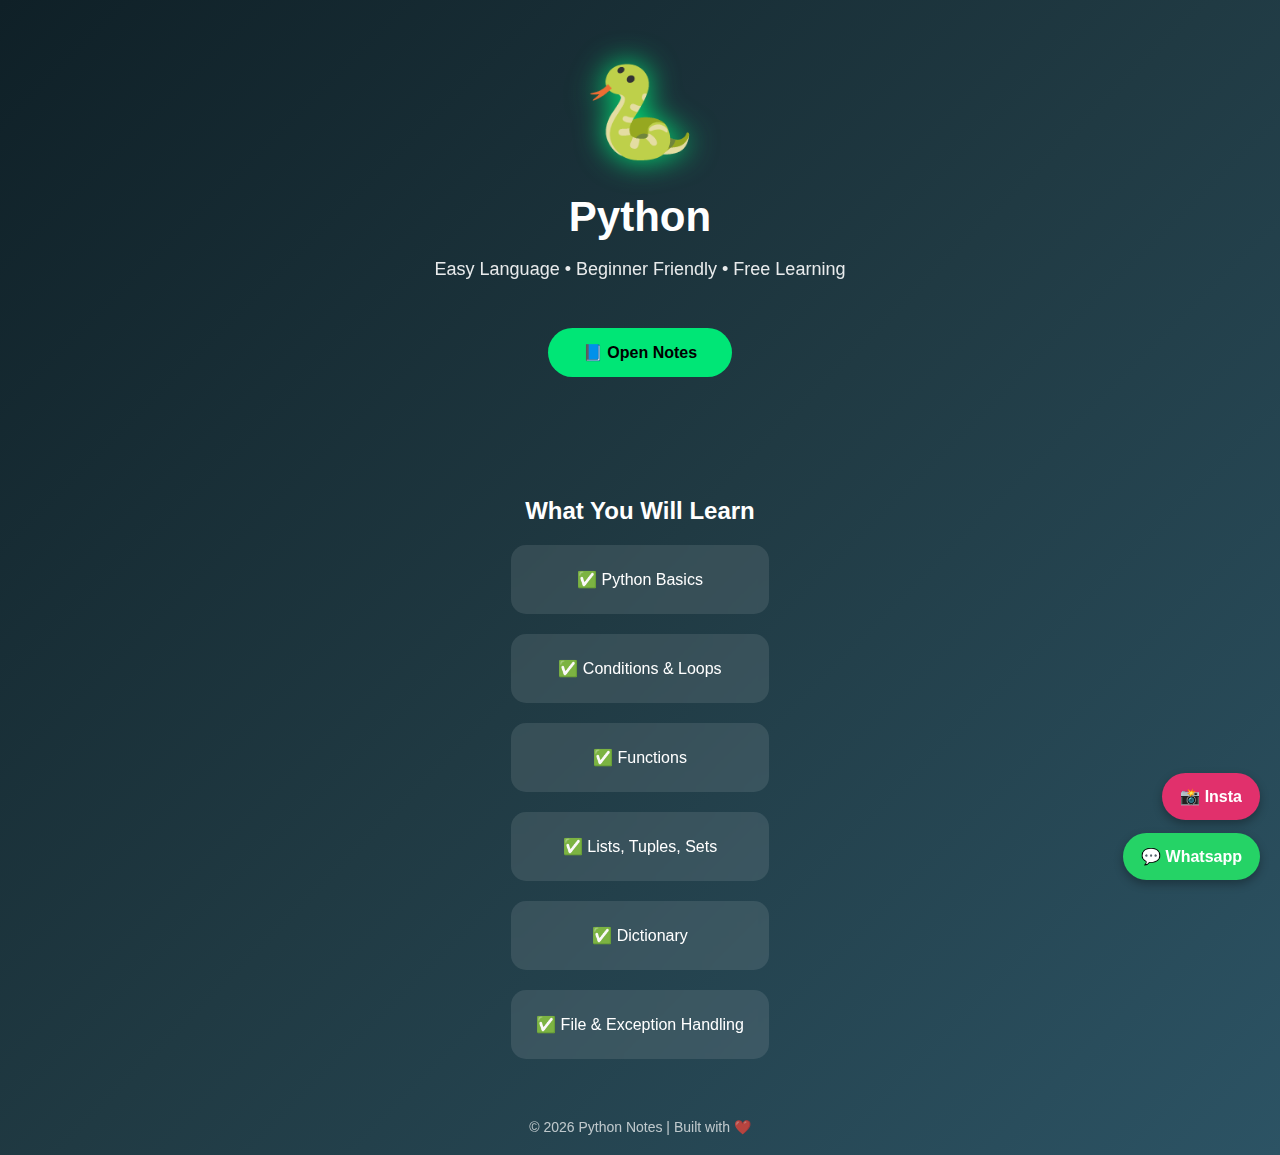
<file: index.html>
<!DOCTYPE html>
<html lang="en">
<head>
<title>Python Notes in Easy Language | Learn Python Step by Step</title>

<meta charset="UTF-8">
<meta name="description" content="Easy Python notes in simple language by Gaurav Jamdagni. Learn Python step by step with clear examples covering basics, loops, functions, recursion, sets, dictionary and more – perfect for beginners.">
<meta name="keywords" content="python notes, python notes easy language, python tutorial beginner">
<meta name="author" content="Gaurav Jamdagni">
<!-- Open Graph / Facebook -->
<meta property="og:title" content="Python Notes in Easy Language | Learn Python Step by Step">
<meta property="og:description" content="Free beginner-friendly Python notes by Gaurav Jamdagni. Learn Python basics, loops, functions, recursion, sets, dictionary and more.">
<meta property="og:image" content="https://jamdagnigaurav81-bit.github.io/python-notes/python.png">
<meta property="og:url" content="https://jamdagnigaurav81-bit.github.io/python-notes/">
<meta property="og:type" content="website">

<!-- Twitter -->
<meta name="twitter:card" content="summary_large_image">
<meta name="twitter:title" content="Python Notes in Easy Language">
<meta name="twitter:description" content="Beginner friendly Python notes – free and easy to understand.">
<meta name="twitter:image" content="https://jamdagnigaurav81-bit.github.io/python-notes/python.png">
  <meta name="viewport" content="width=device-width, initial-scale=1.0">
<style>
.container{
  width: 90%;
  max-width: 1100px;
  margin: auto;
  padding: 20px;
}

.note{
  background: rgba(255,255,255,0.08);
  border-radius: 12px;
  padding: 20px;
  margin: 20px 0;
  text-align: left;
  box-shadow: 0 10px 30px rgba(0,0,0,0.3);
}

.note h2{
  margin-top: 0;
  color: #00ffd5;
}

.code{
  background: #0b0f14;
  padding: 15px;
  border-radius: 8px;
  font-family: Consolas, monospace;
  overflow-x: auto;
  margin-top: 10px;
}
body {
  margin: 0;
  font-family: 'Segoe UI', Arial, sans-serif;
  background: #0f172a;
  color: #e5e7eb;
}

.notes-container {
  max-width: 900px;
  margin: auto;
  padding: 30px 15px;
}

.note {
  background: #020617;
  border: 1px solid #1e293b;
  border-radius: 12px;
  padding: 20px;
  margin-bottom: 25px;
  transition: transform 0.3s ease, box-shadow 0.3s ease;
}

.note:hover {
  transform: translateY(-6px);
  box-shadow: 0 12px 30px rgba(0, 255, 255, 0.15);
}

.code {
  background: #020617;
  border-left: 4px solid #22d3ee;
  padding: 15px;
  margin-top: 15px;
  border-radius: 8px;
  font-family: "Courier New", monospace;
  white-space: pre-wrap;
  color: #e5e7eb;
}
</style> 
<style>
body{
margin:0;
padding:0;
background:linear-gradient(135deg,#0f2027,#203a43,#2c5364);
color:#fff;
font-family:Arial,sans-serif;
text-align:center;
min-height:100vh;
display:flex;
flex-direction:column;
}

header{
padding:60px 20px;
animation:fadeIn 1.5s ease;
}

header h1{
font-size:42px;
margin-bottom:10px;
}

header p{
font-size:18px;
opacity:.9;
}

.btn{
display:inline-block;
margin-top:30px;
padding:15px 35px;
background:#00e676;
color:black;
text-decoration:none;
font-weight:bold;
border-radius:30px;
transition:.3s;
}

.btn:hover{
background:#00c853;
transform:scale(1.05);
}

section{
max-width:1000px;
margin:auto;
padding:40px 20px;
}

.cards{
display:grid;
grid-template-columns:repeat(auto-fit,minmax(250px,1fr));
gap:20px;
}

.card{
background:rgba(255,255,255,.1);
padding:25px;
border-radius:15px;
backdrop-filter:blur(5px);
transition:.3s;
}

.card:hover{
transform:translateY(-8px);
background:rgba(255,255,255,.18);
}

footer{
text-align:center;
padding:20px;
opacity:.7;
font-size:14px;
}

@keyframes fadeIn{
from{opacity:0;transform:translateY(20px);}
to{opacity:1;transform:translateY(0);}
}

.python-logo{
font-size:90px;
margin-bottom:20px;
animation:spinPulse 3s infinite ease-in-out;
filter:drop-shadow(0 0 15px #00e676);
}

@keyframes spinPulse{
0%{transform:rotate(0deg) scale(1);}
50%{transform:rotate(180deg) scale(1.15);}
100%{transform:rotate(360deg) scale(1);}
}
</style>
</head>

<body>

<header>
<div class="python-logo">🐍</div>
<h1><span id="typing"></span></h1>
<p>Easy Language • Beginner Friendly • Free Learning</p>
<a href="notes.html" class="btn">📘 Open Notes</a>
</header>

<section>
<h2>What You Will Learn</h2>

<div class="cards">
<div class="card">✅ Python Basics</div>
<div class="card">✅ Conditions & Loops</div>
<div class="card">✅ Functions</div>
<div class="card">✅ Lists, Tuples, Sets</div>
<div class="card">✅ Dictionary</div>
<div class="card">✅ File & Exception Handling</div>
</div>
</section>

<footer>
© 2026 Python Notes | Built with ❤️
</footer>

<a href="https://wa.me/918950253788" target="_blank"
style="
position:fixed;
bottom:20px;
right:20px;
background:#25D366;
color:white;
padding:14px 18px;
border-radius:50px;
text-decoration:none;
font-weight:bold;
box-shadow:0 4px 10px rgba(0,0,0,.3);
z-index:999;">
💬 Whatsapp
</a>

<a href="https://instagram.com/gaurav_jamdagni__"
target="_blank"
style="
position:fixed;
bottom:80px;
right:20px;
background:#e1306c;
color:white;
padding:14px 18px;
border-radius:50px;
text-decoration:none;
font-weight:bold;
box-shadow:0 4px 10px rgba(0,0,0,.3);
z-index:999;">
📸 Insta
</a>

<script>
const text="Python by Gaurav Jamdagni";
let index=0;
const speed=120;

function typeEffect(){
if(index<text.length){
document.getElementById("typing").innerHTML+=text.charAt(index);
index++;
setTimeout(typeEffect,speed);
}
}

window.onload=typeEffect;
</script>
<script>
const btn = document.querySelector('.btn');

btn.addEventListener('click', function (event) {
  event.preventDefault(); // link ko roke rakhega

  const msg = new SpeechSynthesisUtterance(
    "Welcome to our notes. Are you ready to become a Python expert"
  );
  msg.lang = "en-IN";
  msg.rate = 0.95;

  speechSynthesis.speak(msg);

  // voice ke thoda baad page open
  setTimeout(() => {
    window.location.href = "notes.html";
  }, 1200);
});
</script> 
</body>
</html>
</file>
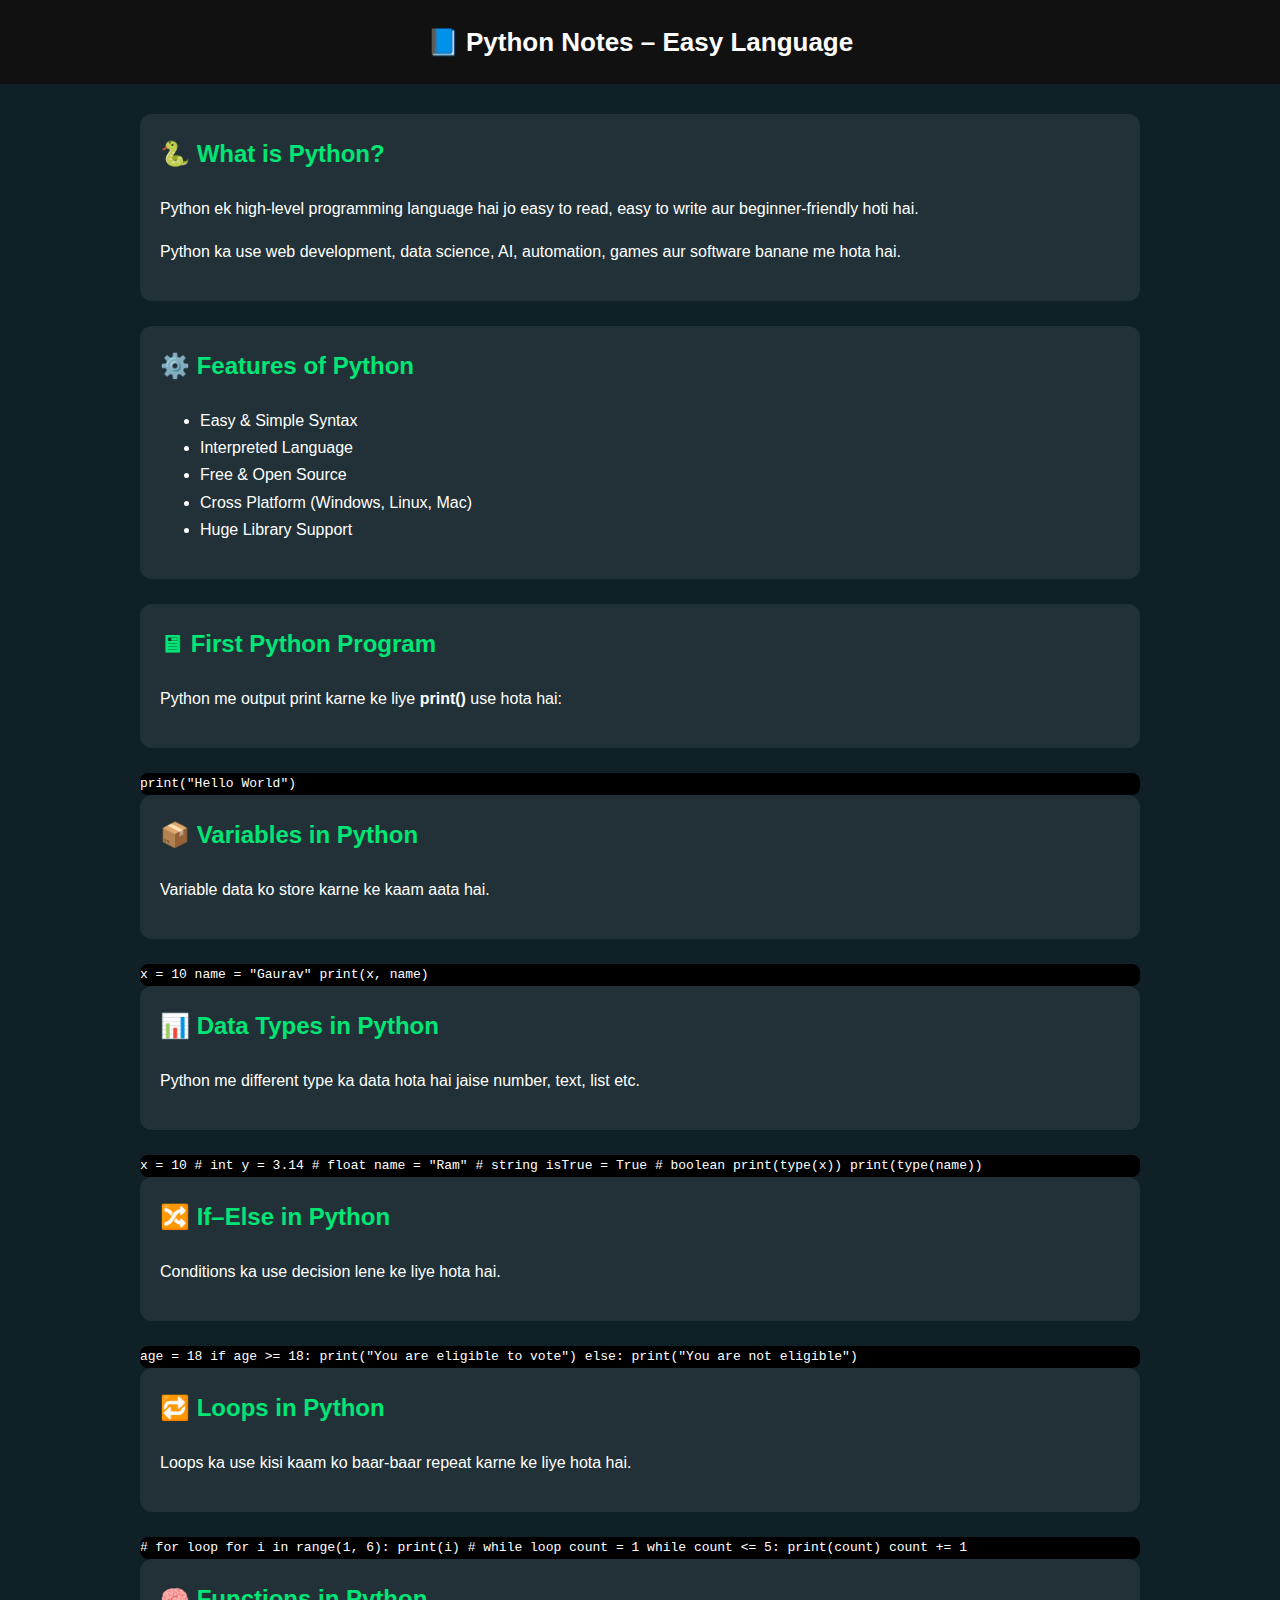
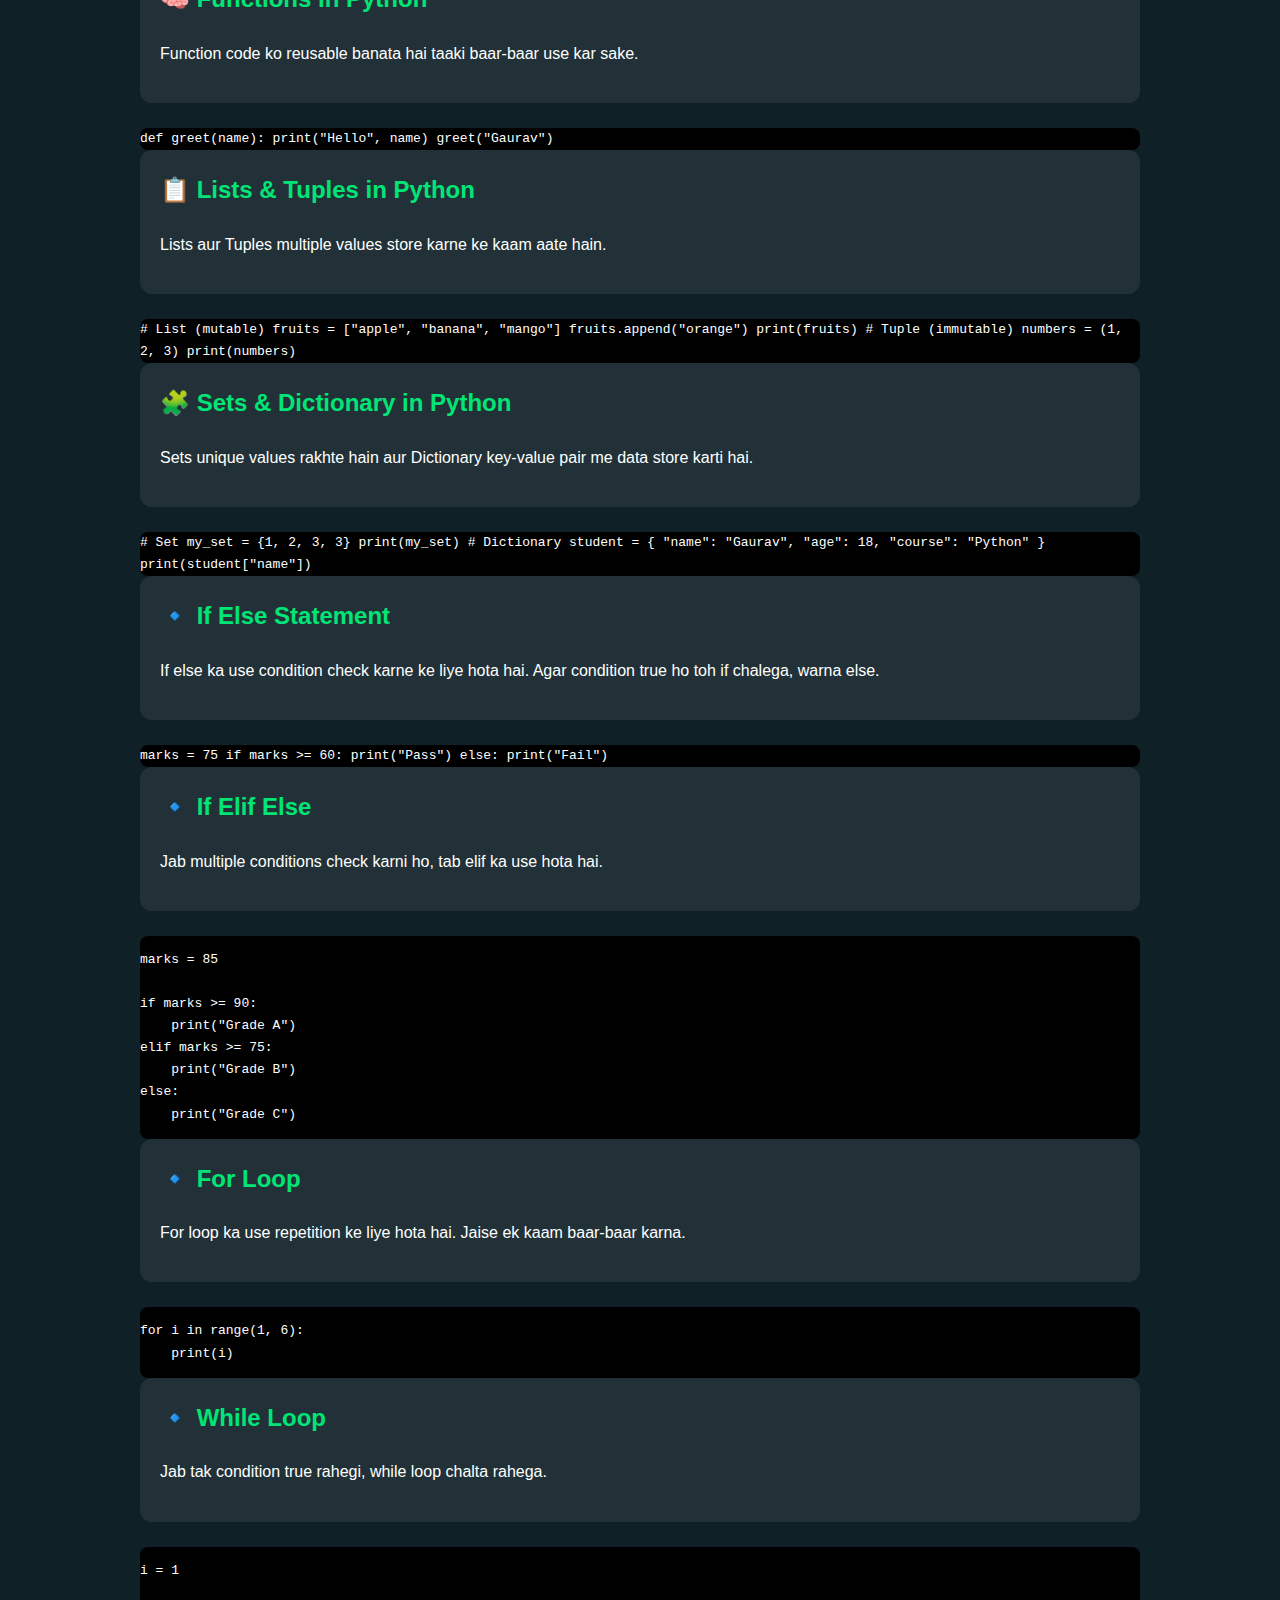
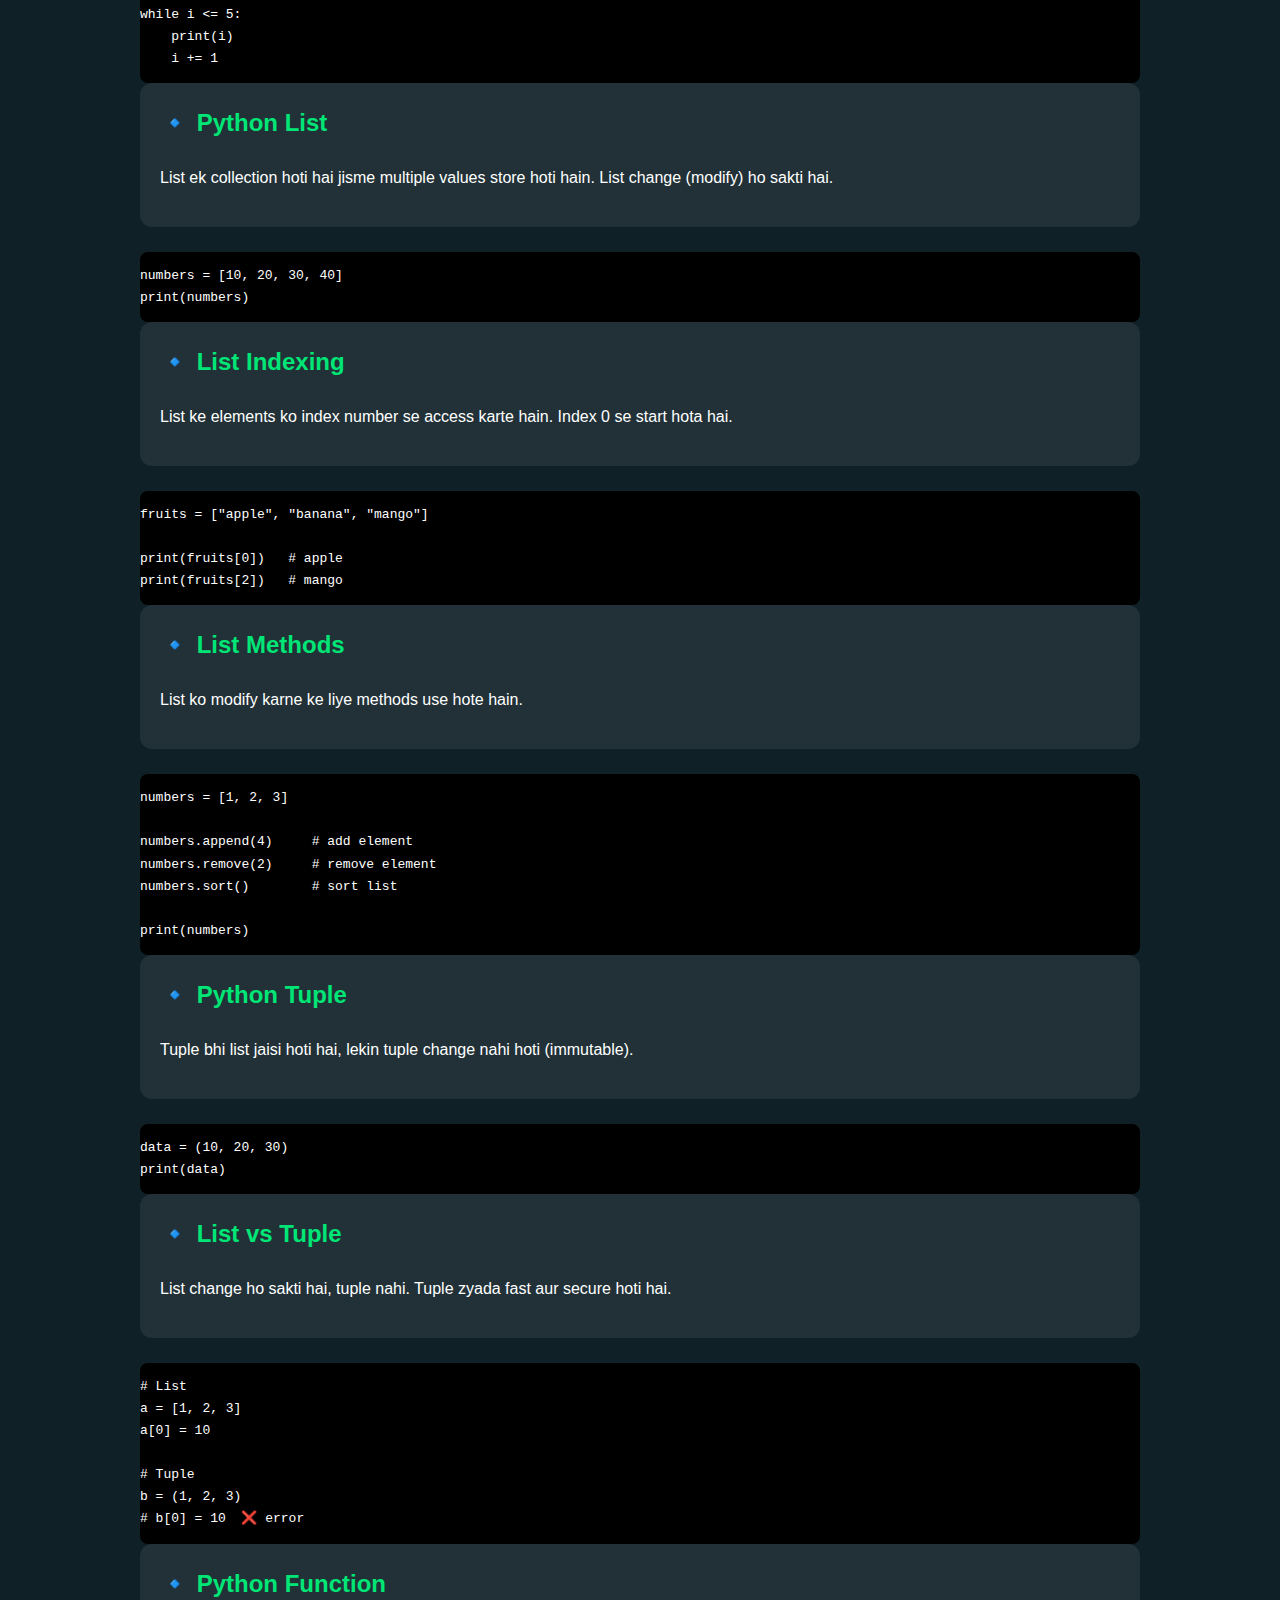
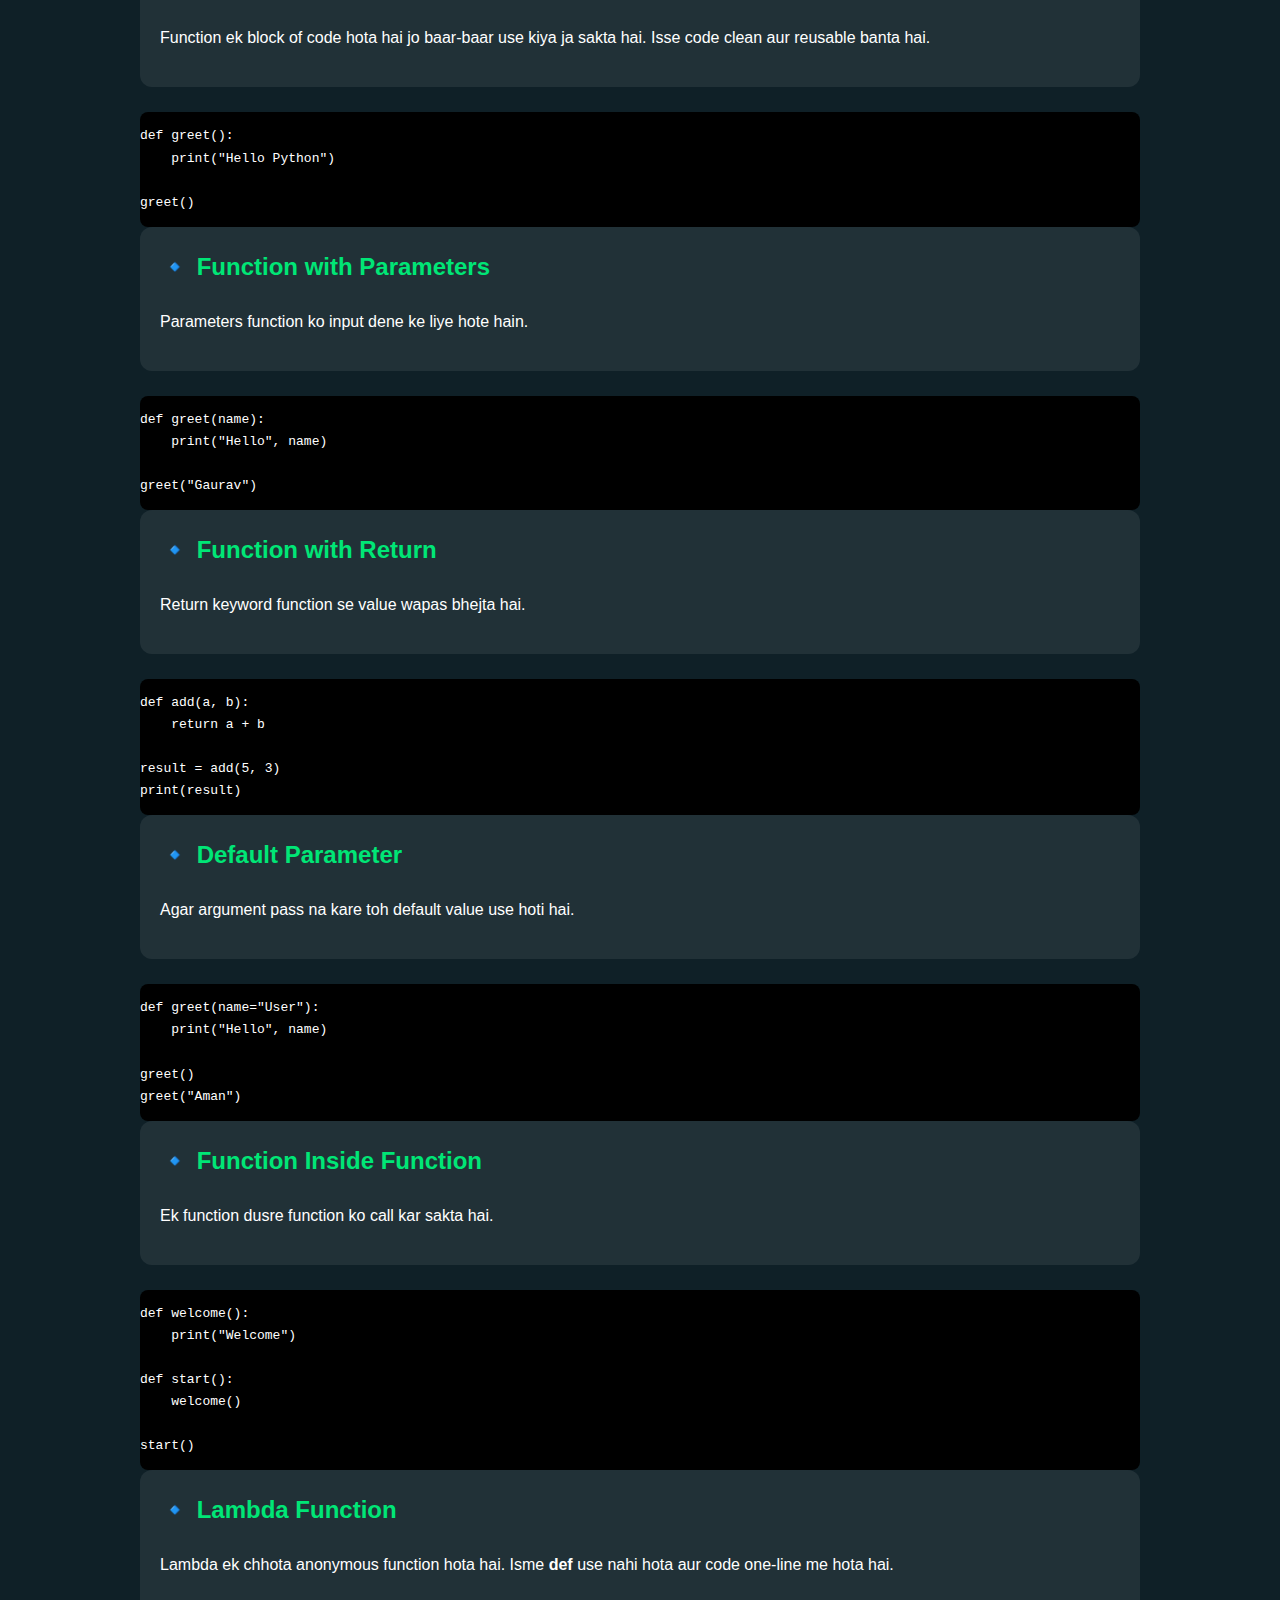
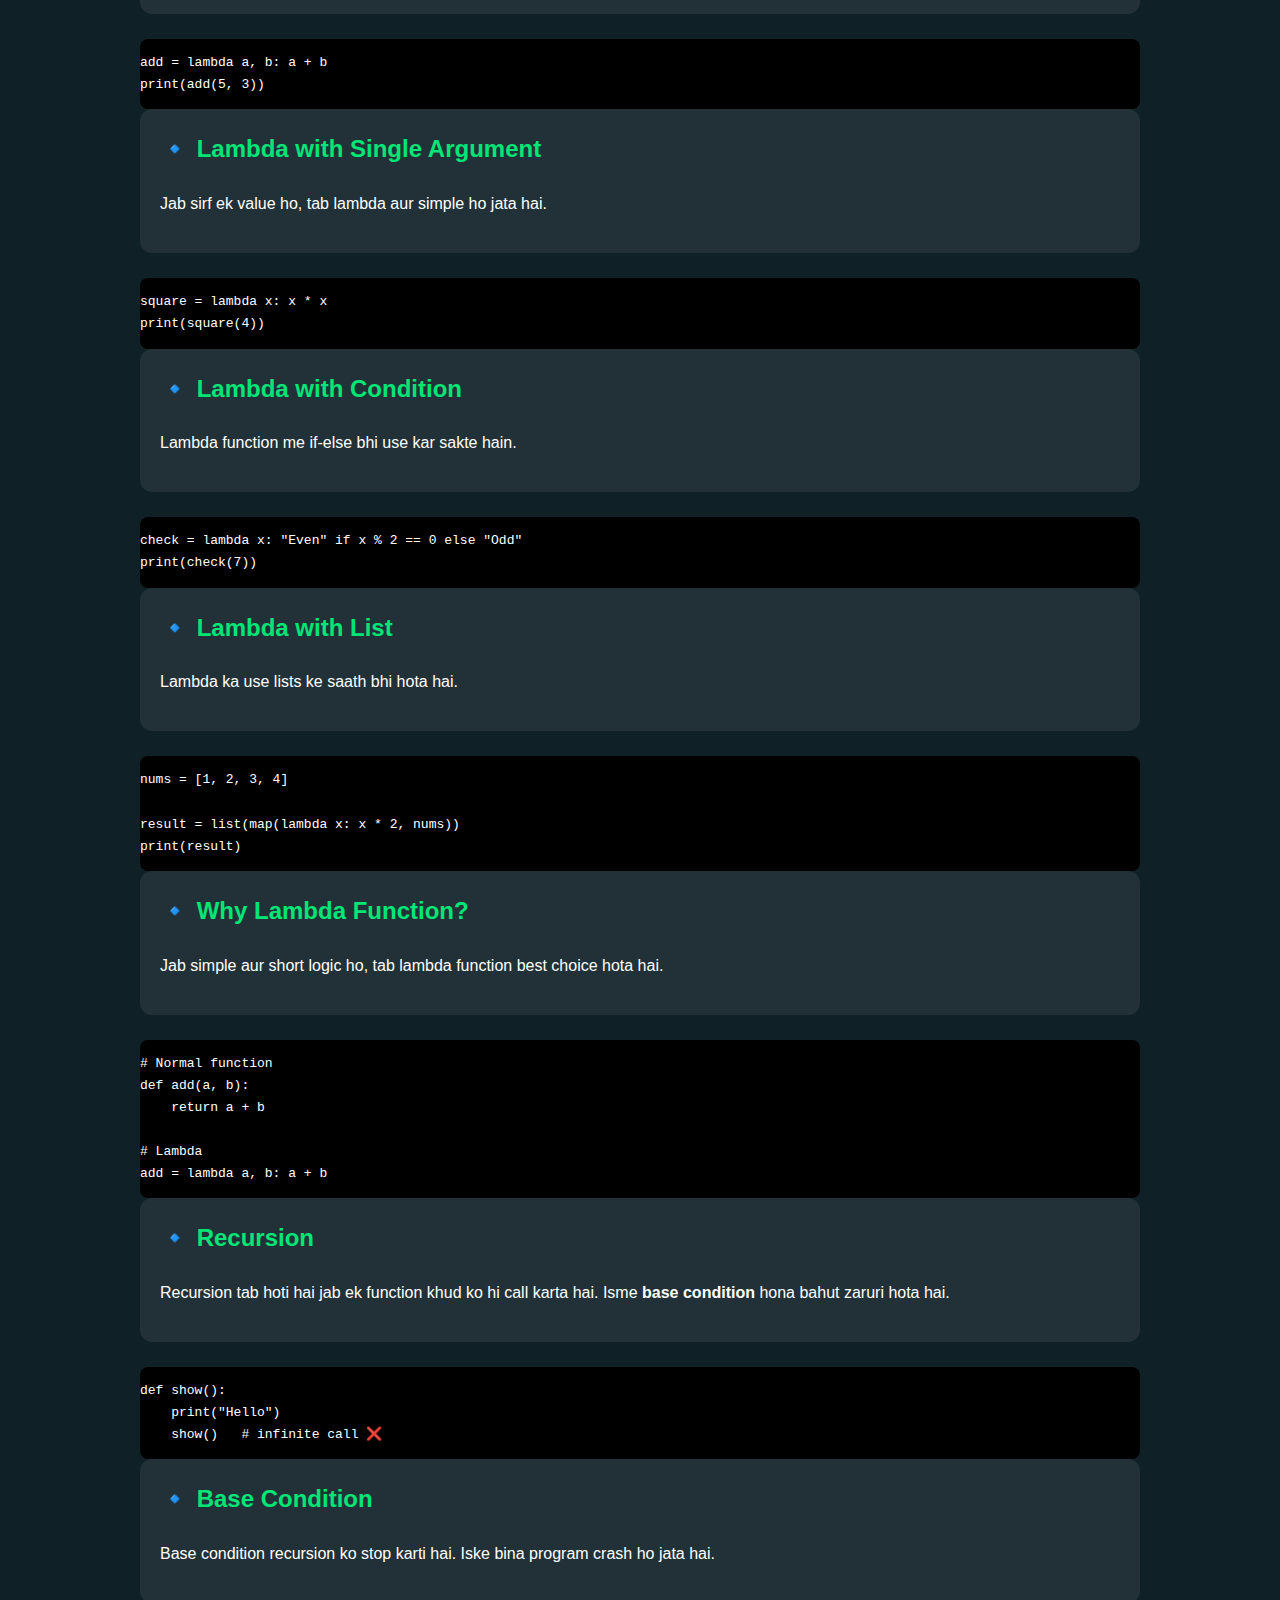
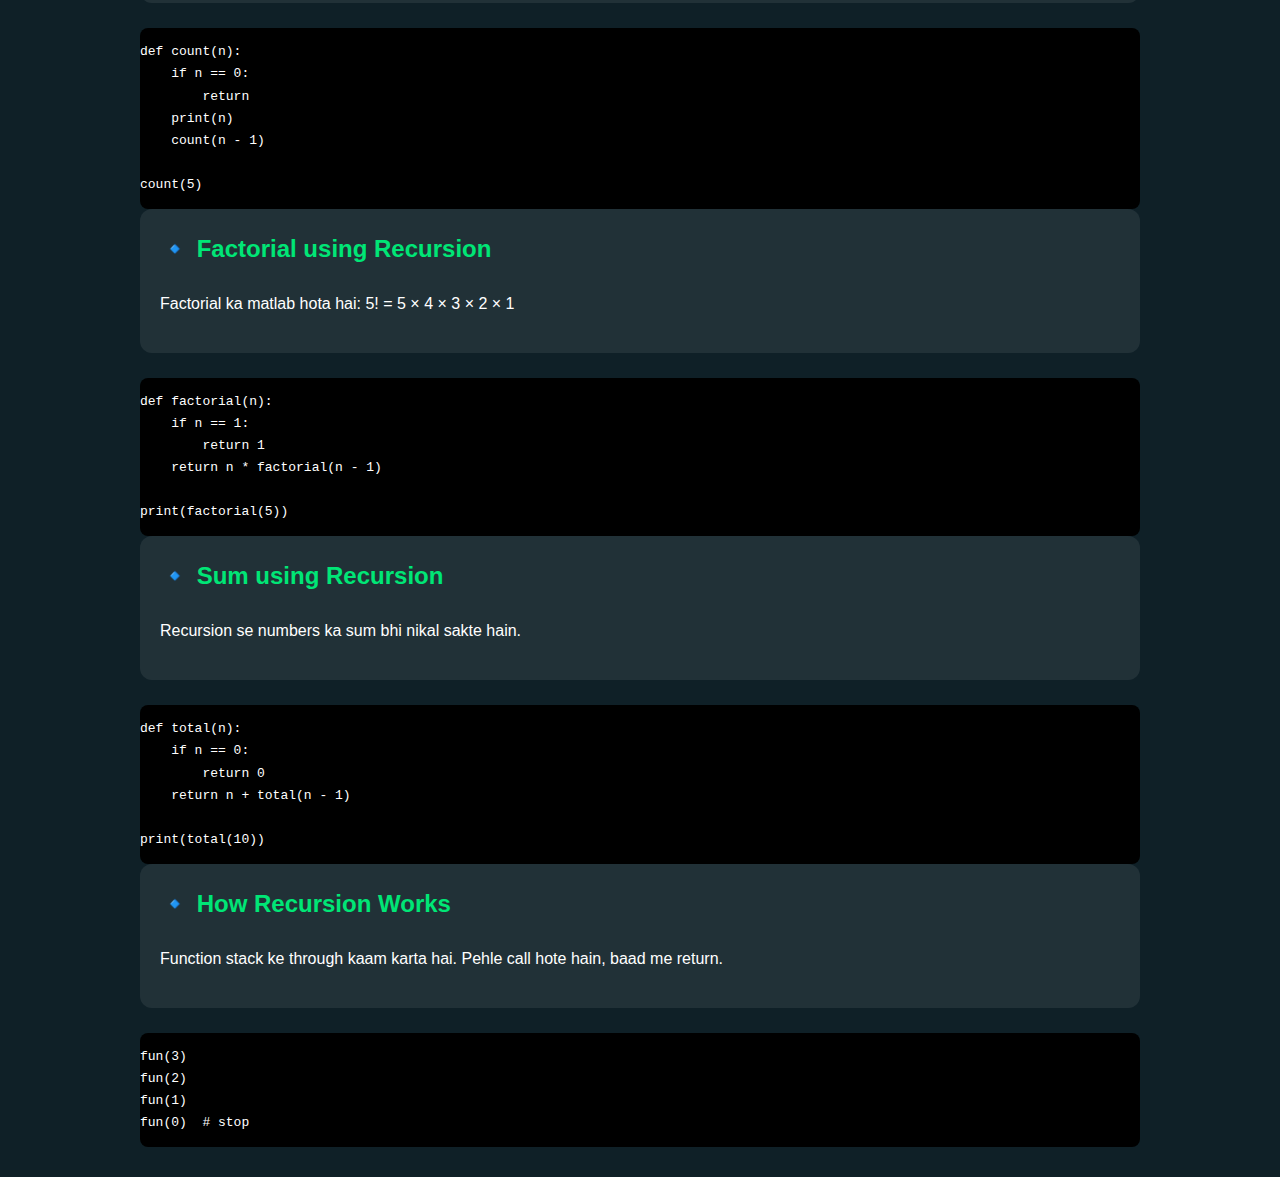
<file: notes.html>
<!DOCTYPE html>
<html lang="en">
<head>
<meta charset="UTF-8">
<title>Python Notes | Easy Language</title>

<style>
body{
margin:0;
padding:0;
background:#0f2027;
color:white;
font-family:Arial,sans-serif;
line-height:1.7;
}

header{
background:#111;
padding:20px;
text-align:center;
font-size:26px;
font-weight:bold;
}

.container{
max-width:1000px;
margin:auto;
padding:30px 20px;
}

.note{
background:rgba(255,255,255,.08);
padding:20px;
border-radius:12px;
margin-bottom:25px;
}

.note h2{
color:#00e676;
margin-top:0;
}

.code{
background:#000;
color : #00ffcc
padding:15px;
border-radius:8px;
overflow-x:auto;
font-family:monospace;
}
</style>
</head>

<body>

<header>
📘 Python Notes – Easy Language
</header>

<div class="container">

<!-- NOTES START HERE -->
<div class="note">
  <h2>🐍 What is Python?</h2>
  <p>
    Python ek high-level programming language hai jo
    easy to read, easy to write aur beginner-friendly hoti hai.
  </p>
  <p>
    Python ka use web development, data science, AI,
    automation, games aur software banane me hota hai.
  </p>
</div>

<div class="note">
  <h2>⚙️ Features of Python</h2>
  <ul>
    <li>Easy & Simple Syntax</li>
    <li>Interpreted Language</li>
    <li>Free & Open Source</li>
    <li>Cross Platform (Windows, Linux, Mac)</li>
    <li>Huge Library Support</li>
  </ul>
</div>

<div class="note">
  <h2>🖥 First Python Program</h2>
  <p>Python me output print karne ke liye <b>print()</b> use hota hai:</p>
</div>
  <div class="code">
    print("Hello World")
  </div><div class="note">
  <h2>📦 Variables in Python</h2>
  <p>Variable data ko store karne ke kaam aata hai.</p>
  </div>
  <div class="code">
    x = 10
    name = "Gaurav"
    print(x, name)
  </div>
    <div class="note">
  <h2>📊 Data Types in Python</h2>
  <p>Python me different type ka data hota hai jaise number, text, list etc.</p>
    </div>
  <div class="code">
    x = 10        # int
    y = 3.14      # float
    name = "Ram"  # string
    isTrue = True # boolean

    print(type(x))
    print(type(name))
  </div>
  <div class="note">
  <h2>🔀 If–Else in Python</h2>
  <p>Conditions ka use decision lene ke liye hota hai.</p>
  </div>
  <div class="code">
    age = 18

    if age >= 18:
        print("You are eligible to vote")
    else:
        print("You are not eligible")
  </div>
  <div class="note">
  <h2>🔁 Loops in Python</h2>
  <p>Loops ka use kisi kaam ko baar-baar repeat karne ke liye hota hai.</p>
  </div>
  <div class="code">
    # for loop
    for i in range(1, 6):
        print(i)

    # while loop
    count = 1
    while count <= 5:
        print(count)
        count += 1
  </div>
<div class="note">
  <h2>🧠 Functions in Python</h2>
  <p>Function code ko reusable banata hai taaki baar-baar use kar sake.</p>
</div>
  <div class="code">
    def greet(name):
        print("Hello", name)

    greet("Gaurav")
  </div>
 <div class="note">
  <h2>📋 Lists & Tuples in Python</h2>
  <p>Lists aur Tuples multiple values store karne ke kaam aate hain.</p>
 </div>
  <div class="code">
    # List (mutable)
    fruits = ["apple", "banana", "mango"]
    fruits.append("orange")
    print(fruits)

    # Tuple (immutable)
    numbers = (1, 2, 3)
    print(numbers)
  </div>
  <div class="note">
  <h2>🧩 Sets & Dictionary in Python</h2>
  <p>Sets unique values rakhte hain aur Dictionary key-value pair me data store karti hai.</p>
</div>
  <div class="code">
    # Set
    my_set = {1, 2, 3, 3}
    print(my_set)

    # Dictionary
    student = {
        "name": "Gaurav",
        "age": 18,
        "course": "Python"
    }
    print(student["name"])
  </div>
<div class="note">
  <h2>🔹 If Else Statement</h2>
  <p>
    If else ka use condition check karne ke liye hota hai.
    Agar condition true ho toh if chalega, warna else.
  </p>
</div>
  <div class="code">
marks = 75

if marks >= 60:
    print("Pass")
else:
    print("Fail")
  </div>
 <div class="note">
  <h2>🔹 If Elif Else</h2>
  <p>
    Jab multiple conditions check karni ho,
    tab elif ka use hota hai.
  </p>
 </div>
  <div class="code">
<pre>
marks = 85

if marks >= 90:
    print("Grade A")
elif marks >= 75:
    print("Grade B")
else:
    print("Grade C")
</pre>
  </div>
<div class="note">
  <h2>🔹 For Loop</h2>
  <p>
    For loop ka use repetition ke liye hota hai.
    Jaise ek kaam baar-baar karna.
  </p>
</div>
  <div class="code">
<pre>
for i in range(1, 6):
    print(i)
</pre>
  </div>
<div class="note">
  <h2>🔹 While Loop</h2>
  <p>
    Jab tak condition true rahegi,
    while loop chalta rahega.
  </p>
</div>
  <div class="code">
<pre>
i = 1

while i <= 5:
    print(i)
    i += 1
</pre>
  </div>
<div class="note">
  <h2>🔹 Python List</h2>
  <p>
    List ek collection hoti hai jisme multiple values store hoti hain.
    List change (modify) ho sakti hai.
  </p>
</div>
  <div class="code">
<pre>
numbers = [10, 20, 30, 40]
print(numbers)
</pre>
  </div>
  <div class="note">
  <h2>🔹 List Indexing</h2>
  <p>
    List ke elements ko index number se access karte hain.
    Index 0 se start hota hai.
  </p>
  </div> 
  <div class="code">
<pre>
fruits = ["apple", "banana", "mango"]

print(fruits[0])   # apple
print(fruits[2])   # mango
</pre>
  </div>
<div class="note">
  <h2>🔹 List Methods</h2>
  <p>
    List ko modify karne ke liye methods use hote hain.
  </p>
</div>
  <div class="code">
<pre>
numbers = [1, 2, 3]

numbers.append(4)     # add element
numbers.remove(2)     # remove element
numbers.sort()        # sort list

print(numbers)
</pre>
  </div>
<div class="note">
  <h2>🔹 Python Tuple</h2>
  <p>
    Tuple bhi list jaisi hoti hai,
    lekin tuple change nahi hoti (immutable).
  </p>
</div>
  <div class="code">
<pre>
data = (10, 20, 30)
print(data)
</pre>
  </div>
<div class="note">
  <h2>🔹 List vs Tuple</h2>
  <p>
    List change ho sakti hai, tuple nahi.
    Tuple zyada fast aur secure hoti hai.
  </p>
</div>
  <div class="code">
<pre>
# List
a = [1, 2, 3]
a[0] = 10

# Tuple
b = (1, 2, 3)
# b[0] = 10  ❌ error
</pre>
  </div>
<div class="note">
  <h2>🔹 Python Function</h2>
  <p>
    Function ek block of code hota hai jo baar-baar use kiya ja sakta hai.
    Isse code clean aur reusable banta hai.
  </p>
</div>
  <div class="code">
<pre>
def greet():
    print("Hello Python")

greet()
</pre>
  </div>
<div class="note">
  <h2>🔹 Function with Parameters</h2>
  <p>
    Parameters function ko input dene ke liye hote hain.
  </p>
</div>
  <div class="code">
<pre>
def greet(name):
    print("Hello", name)

greet("Gaurav")
</pre>
  </div>
<div class="note">
  <h2>🔹 Function with Return</h2>
  <p>
    Return keyword function se value wapas bhejta hai.
  </p>
</div>
  <div class="code">
<pre>
def add(a, b):
    return a + b

result = add(5, 3)
print(result)
</pre>
  </div>
<div class="note">
  <h2>🔹 Default Parameter</h2>
  <p>
    Agar argument pass na kare toh default value use hoti hai.
  </p>
</div>
  <div class="code">
<pre>
def greet(name="User"):
    print("Hello", name)

greet()
greet("Aman")
</pre>
  </div>
<div class="note">
  <h2>🔹 Function Inside Function</h2>
  <p>
    Ek function dusre function ko call kar sakta hai.
  </p>
</div>
  <div class="code">
<pre>
def welcome():
    print("Welcome")

def start():
    welcome()

start()
</pre>
  </div>
<div class="note">
  <h2>🔹 Lambda Function</h2>
  <p>
    Lambda ek chhota anonymous function hota hai.
    Isme <b>def</b> use nahi hota aur code one-line me hota hai.
  </p>
</div>
  <div class="code">
<pre>
add = lambda a, b: a + b
print(add(5, 3))
</pre>
  </div>
<div class="note">
  <h2>🔹 Lambda with Single Argument</h2>
  <p>
    Jab sirf ek value ho, tab lambda aur simple ho jata hai.
  </p>
</div>
  <div class="code">
<pre>
square = lambda x: x * x
print(square(4))
</pre>
  </div>
<div class="note">
  <h2>🔹 Lambda with Condition</h2>
  <p>
    Lambda function me if-else bhi use kar sakte hain.
  </p>
</div>
  <div class="code">
<pre>
check = lambda x: "Even" if x % 2 == 0 else "Odd"
print(check(7))
</pre>
  </div>
<div class="note">
  <h2>🔹 Lambda with List</h2>
  <p>
    Lambda ka use lists ke saath bhi hota hai.
  </p>
</div>
  <div class="code">
<pre>
nums = [1, 2, 3, 4]

result = list(map(lambda x: x * 2, nums))
print(result)
</pre>
  </div>
<div class="note">
  <h2>🔹 Why Lambda Function?</h2>
  <p>
    Jab simple aur short logic ho,
    tab lambda function best choice hota hai.
  </p>
</div>
  <div class="code">
<pre>
# Normal function
def add(a, b):
    return a + b

# Lambda
add = lambda a, b: a + b
</pre>
  </div>
<div class="note">
  <h2>🔹 Recursion</h2>
  <p>
    Recursion tab hoti hai jab ek function khud ko hi call karta hai.
    Isme <b>base condition</b> hona bahut zaruri hota hai.
  </p>
</div>
  <div class="code">
<pre>
def show():
    print("Hello")
    show()   # infinite call ❌
</pre>
  </div>
<div class="note">
  <h2>🔹 Base Condition</h2>
  <p>
    Base condition recursion ko stop karti hai.
    Iske bina program crash ho jata hai.
  </p>
</div>
  <div class="code">
<pre>
def count(n):
    if n == 0:
        return
    print(n)
    count(n - 1)

count(5)
</pre>
  </div>
<div class="note">
  <h2>🔹 Factorial using Recursion</h2>
  <p>
    Factorial ka matlab hota hai:
    5! = 5 × 4 × 3 × 2 × 1
  </p>
</div>
  <div class="code">
<pre>
def factorial(n):
    if n == 1:
        return 1
    return n * factorial(n - 1)

print(factorial(5))
</pre>
  </div>
<div class="note">
  <h2>🔹 Sum using Recursion</h2>
  <p>
    Recursion se numbers ka sum bhi nikal sakte hain.
  </p>
</div>
  <div class="code">
<pre>
def total(n):
    if n == 0:
        return 0
    return n + total(n - 1)

print(total(10))
</pre>
  </div>
<div class="note">
  <h2>🔹 How Recursion Works</h2>
  <p>
    Function stack ke through kaam karta hai.
    Pehle call hote hain, baad me return.
  </p>
</div>
  <div class="code">
<pre>
fun(3)
fun(2)
fun(1)
fun(0)  # stop
</pre>
  </div>

</body>
</html>
</file>
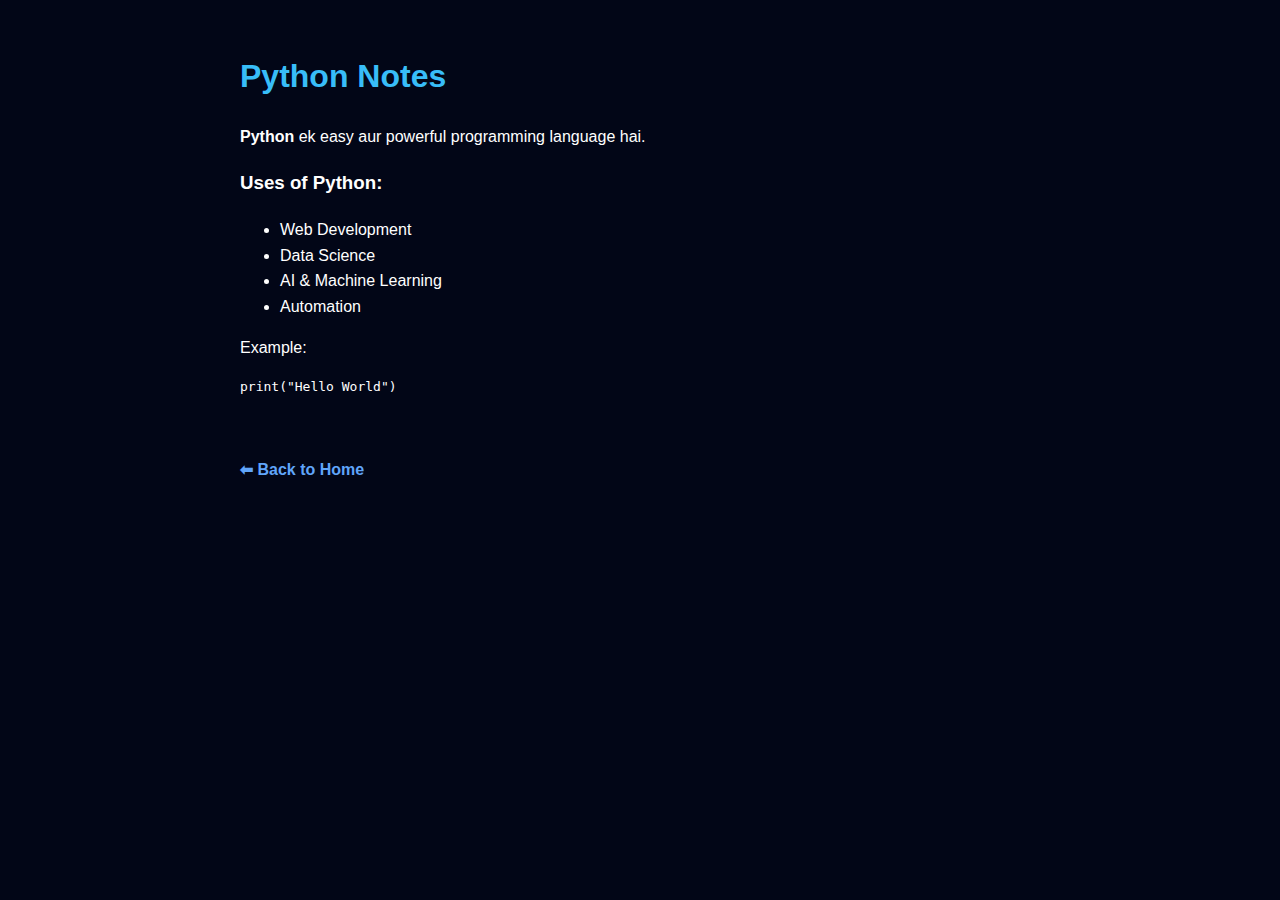
<file: Python.html>
<!DOCTYPE html>
<html lang="en">
<head>
    <meta charset="UTF-8">
    <title>Python Notes</title>
    <style>
        body {
            margin: 0;
            font-family: Arial, sans-serif;
            background: #020617;
            color: white;
            padding: 30px;
        }

        h1 {
            color: #38bdf8;
        }

        .content {
            max-width: 800px;
            margin: auto;
            line-height: 1.6;
        }

        a {
            color: #60a5fa;
            text-decoration: none;
            font-weight: bold;
        }

        a:hover {
            text-decoration: underline;
        }
    </style>
</head>
<body>

    <div class="content">
        <h1>Python Notes</h1>

        <p><b>Python</b> ek easy aur powerful programming language hai.</p>

        <h3>Uses of Python:</h3>
        <ul>
            <li>Web Development</li>
            <li>Data Science</li>
            <li>AI & Machine Learning</li>
            <li>Automation</li>
        </ul>

        <p>Example:</p>
        <pre>
print("Hello World")
        </pre>

        <br>
        <a href="index.html">⬅ Back to Home</a>
    </div>

</body>
</html>
</file>
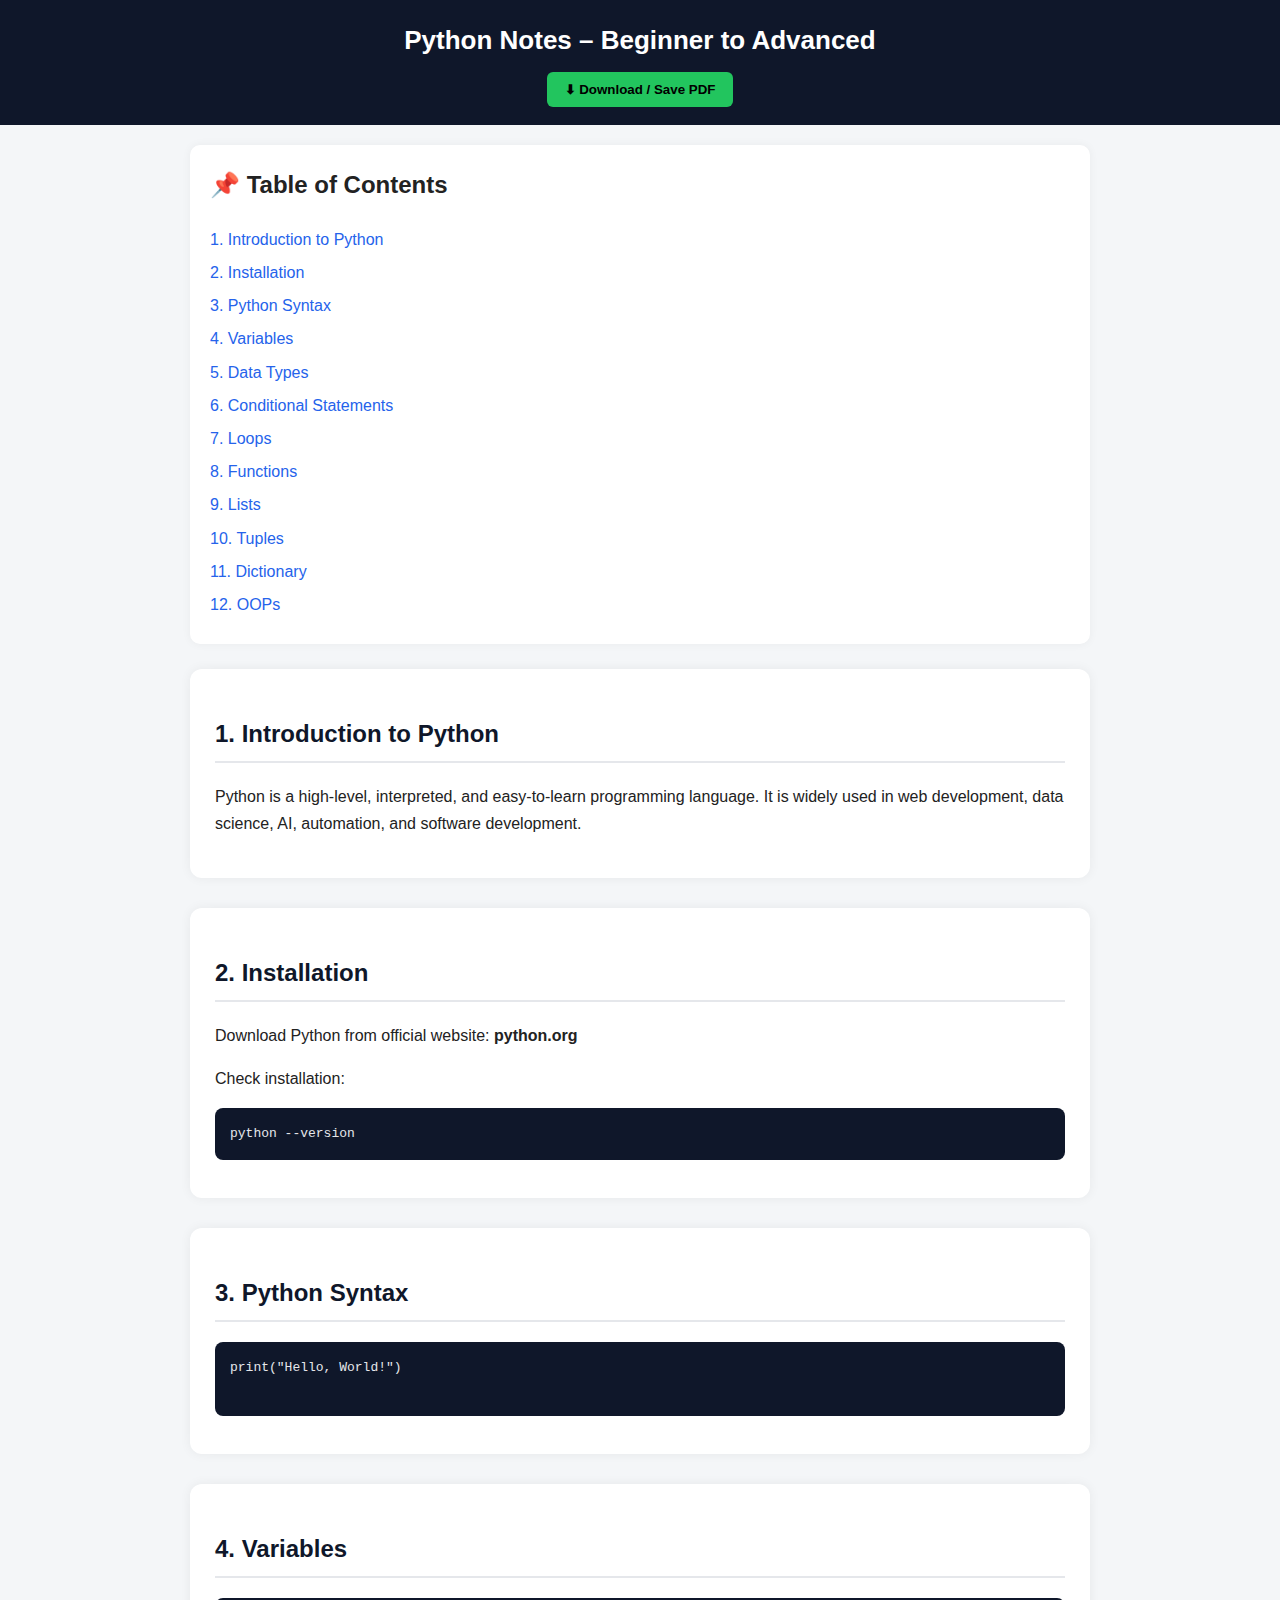
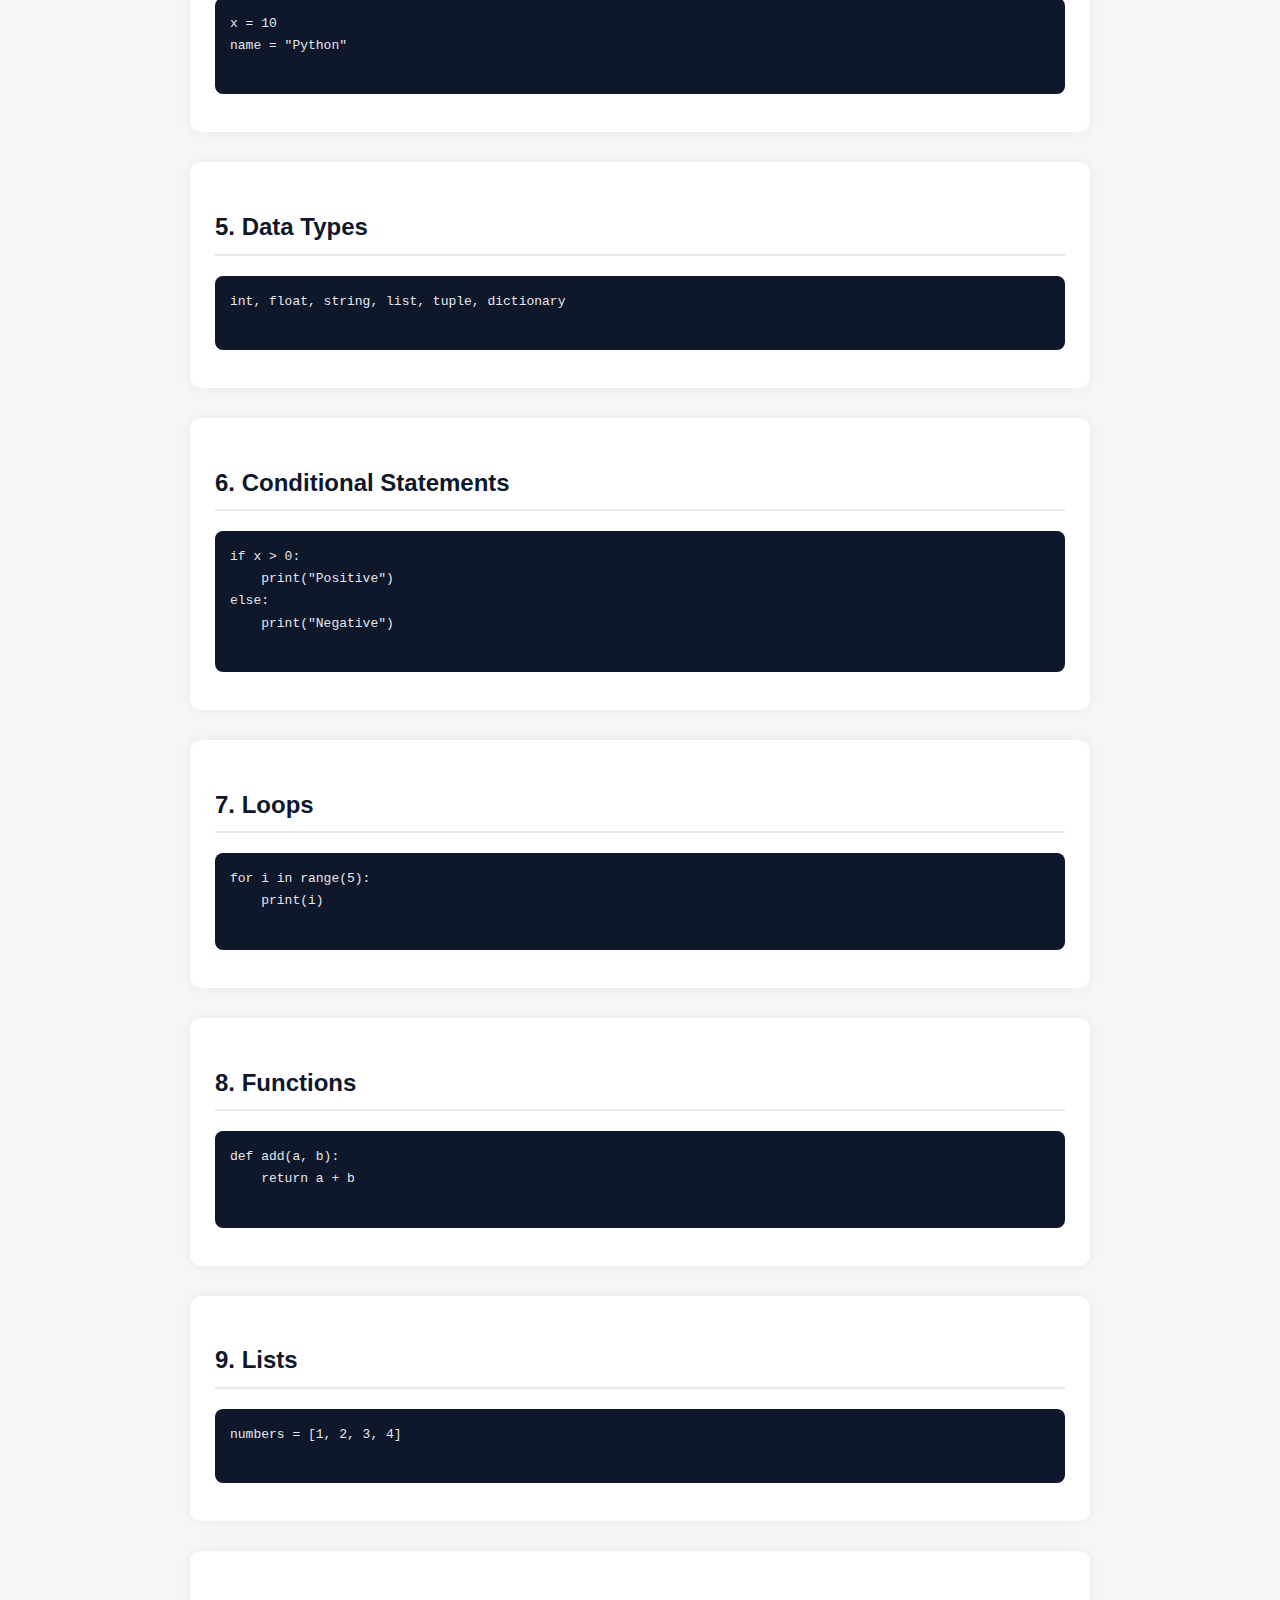
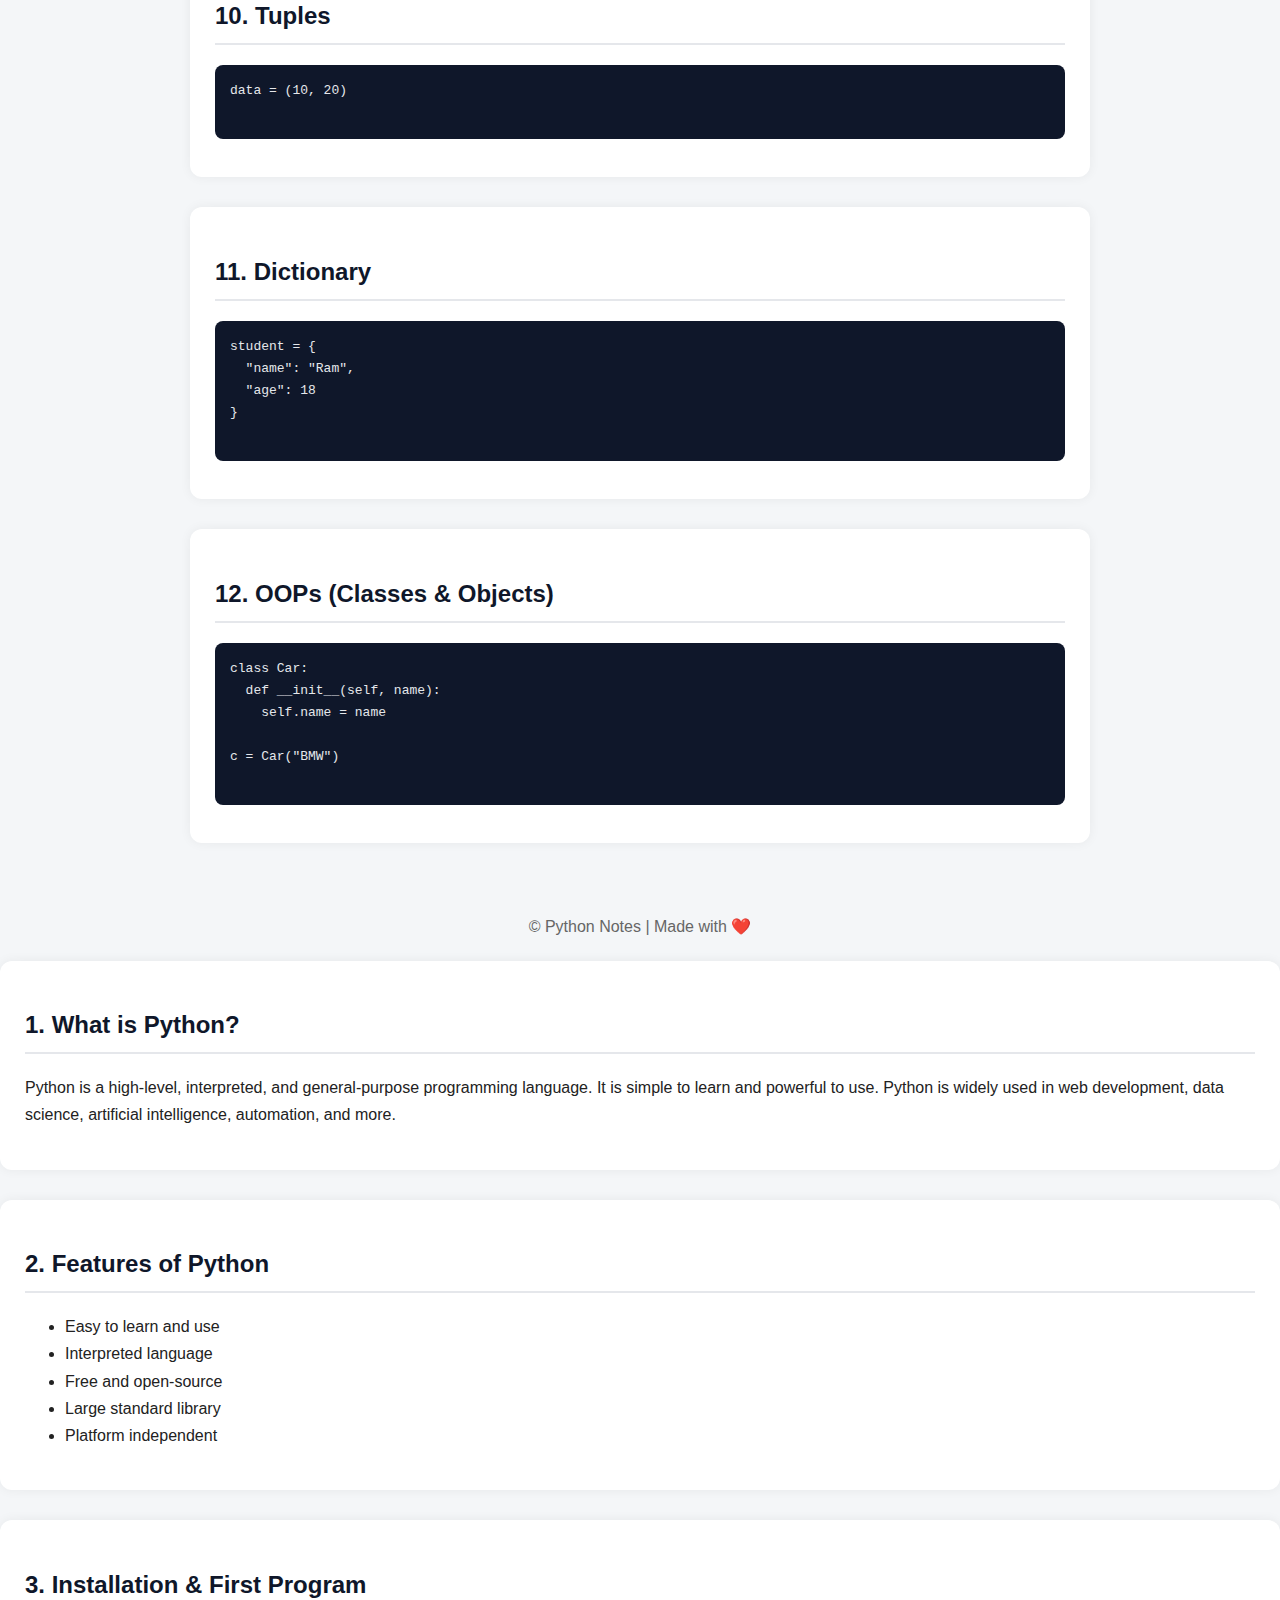
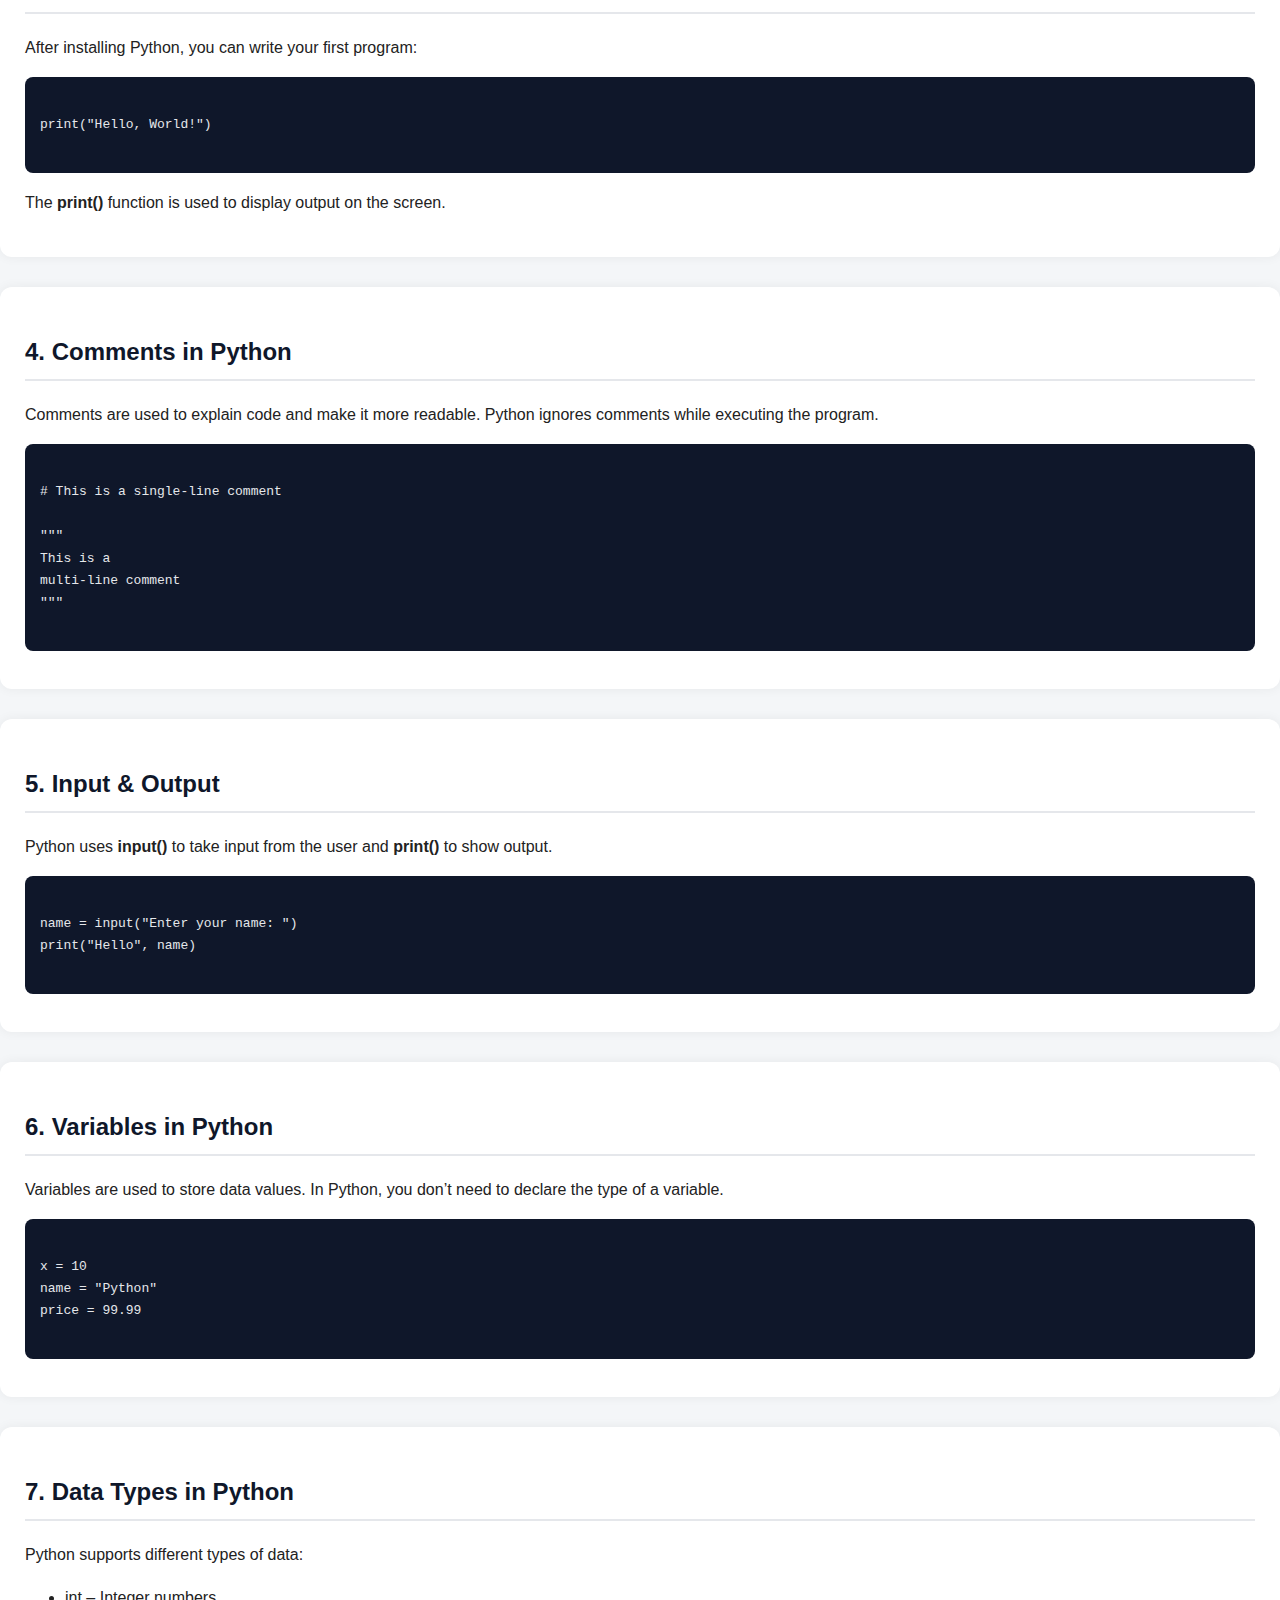
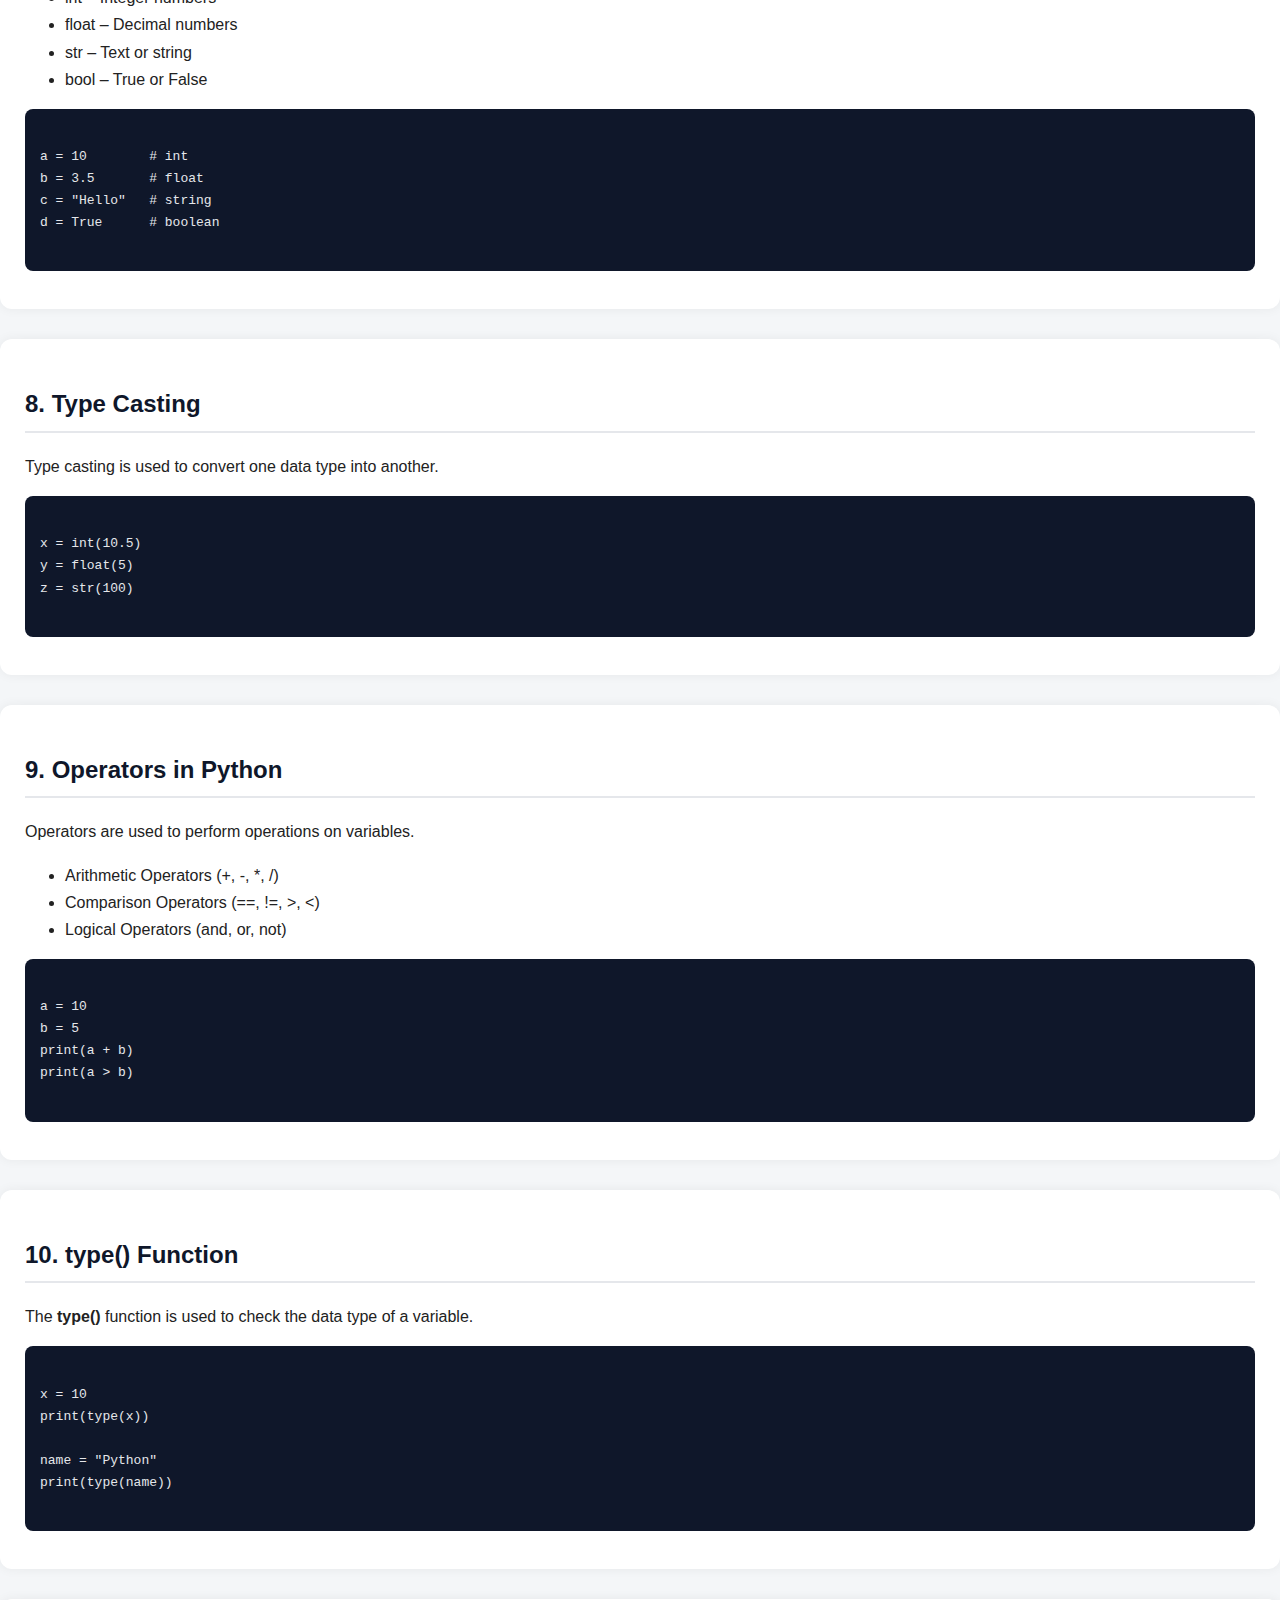
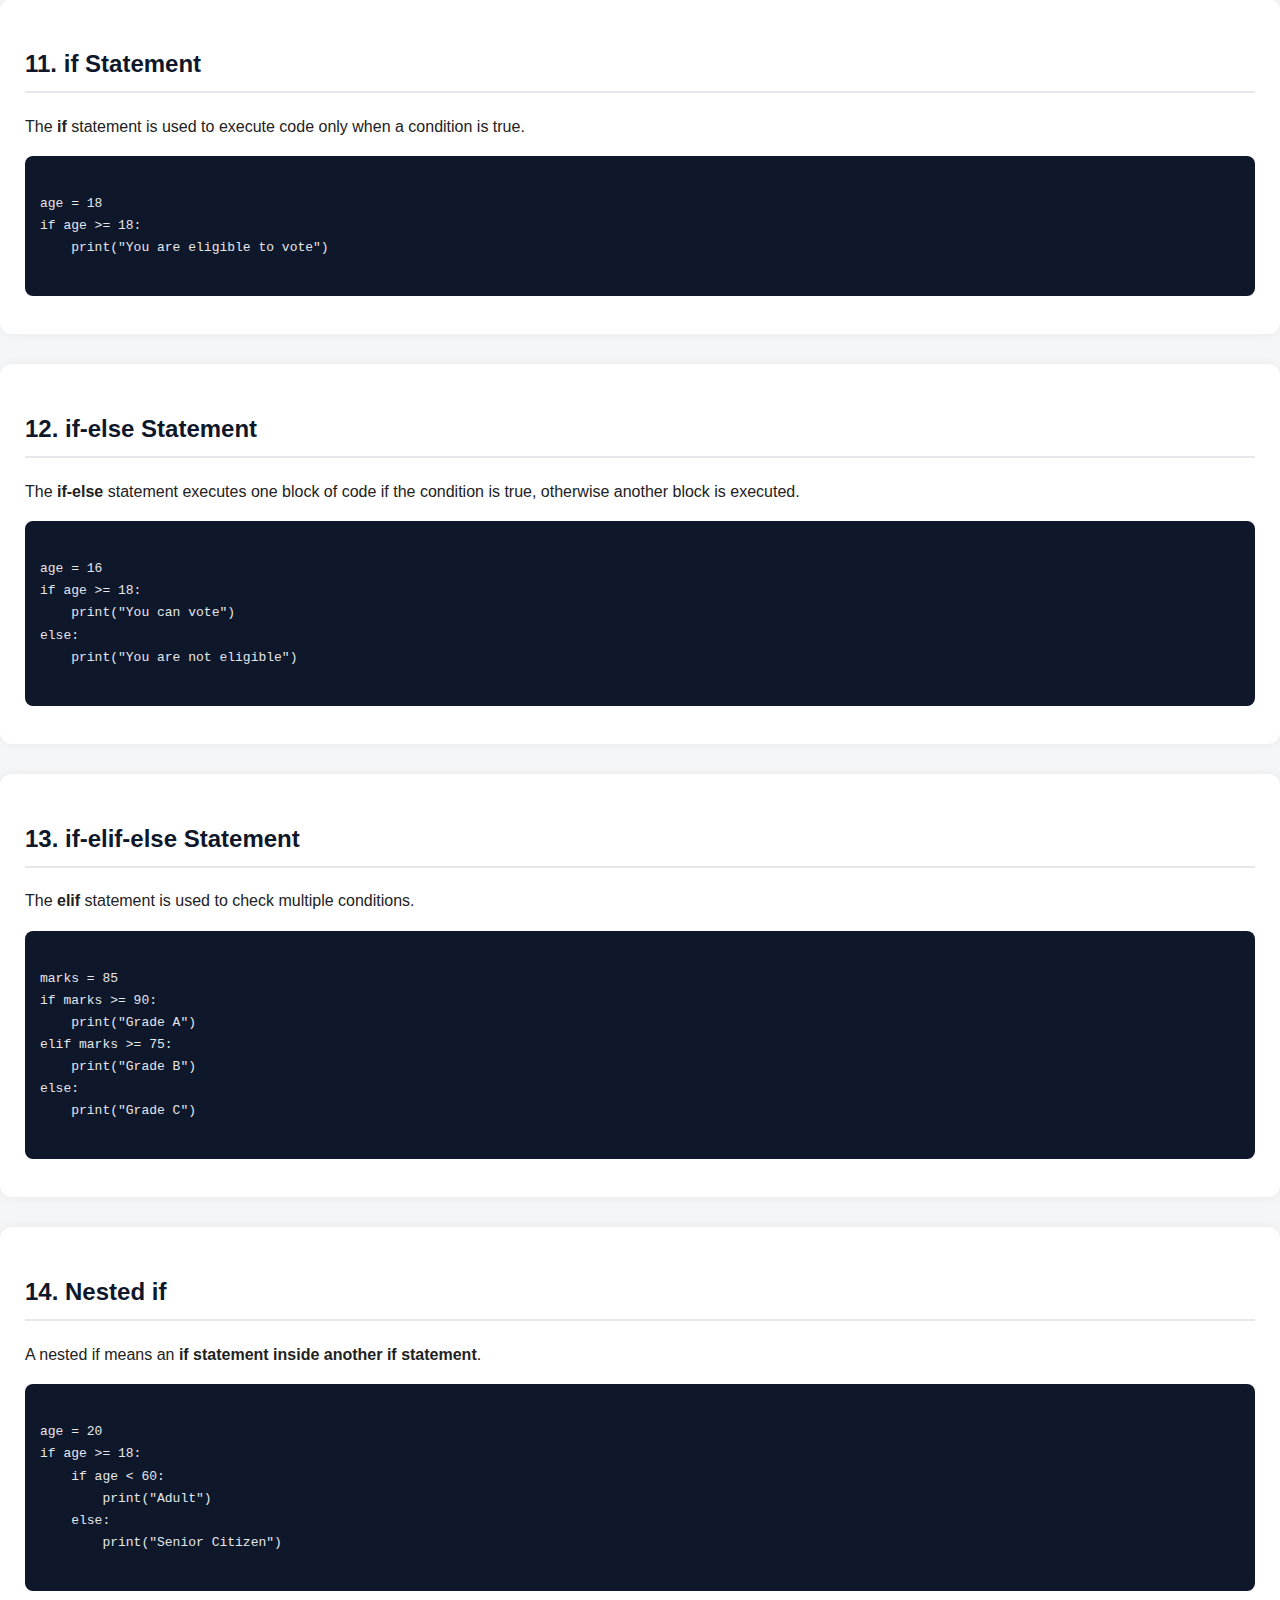
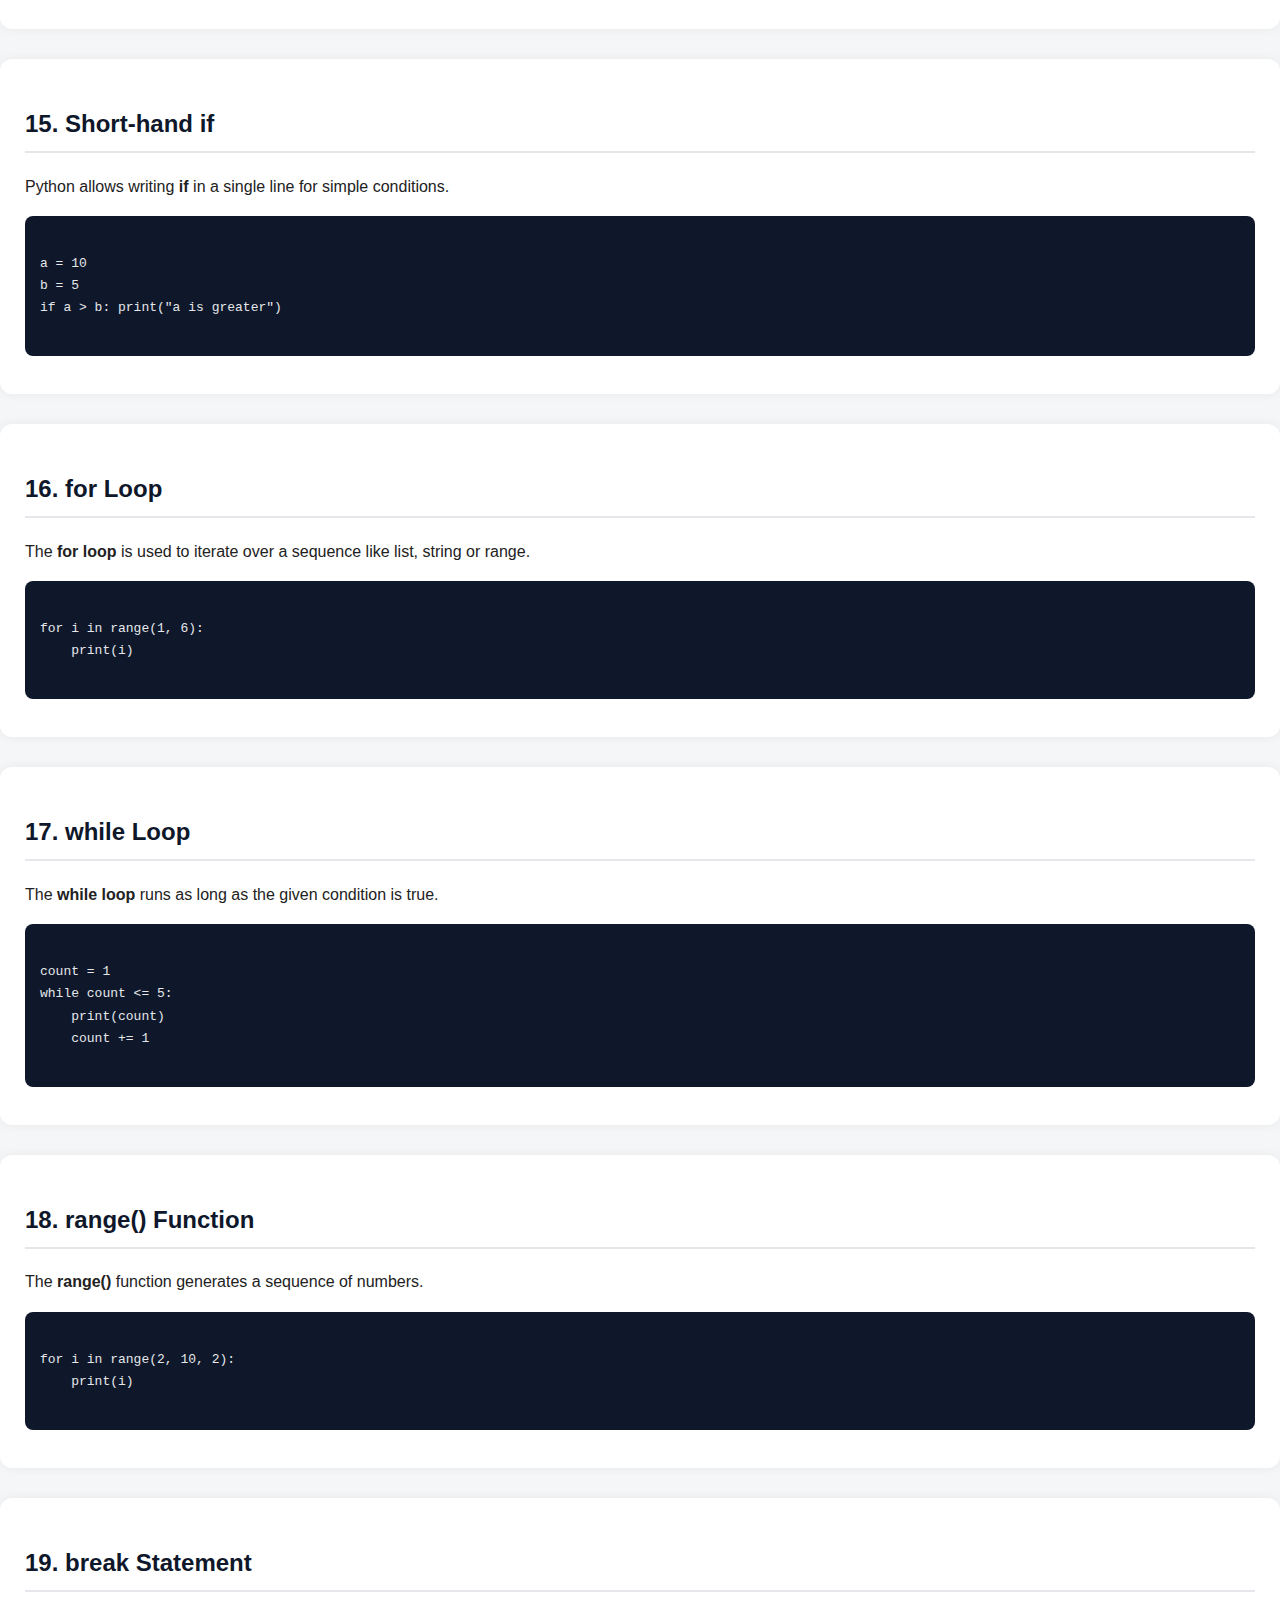
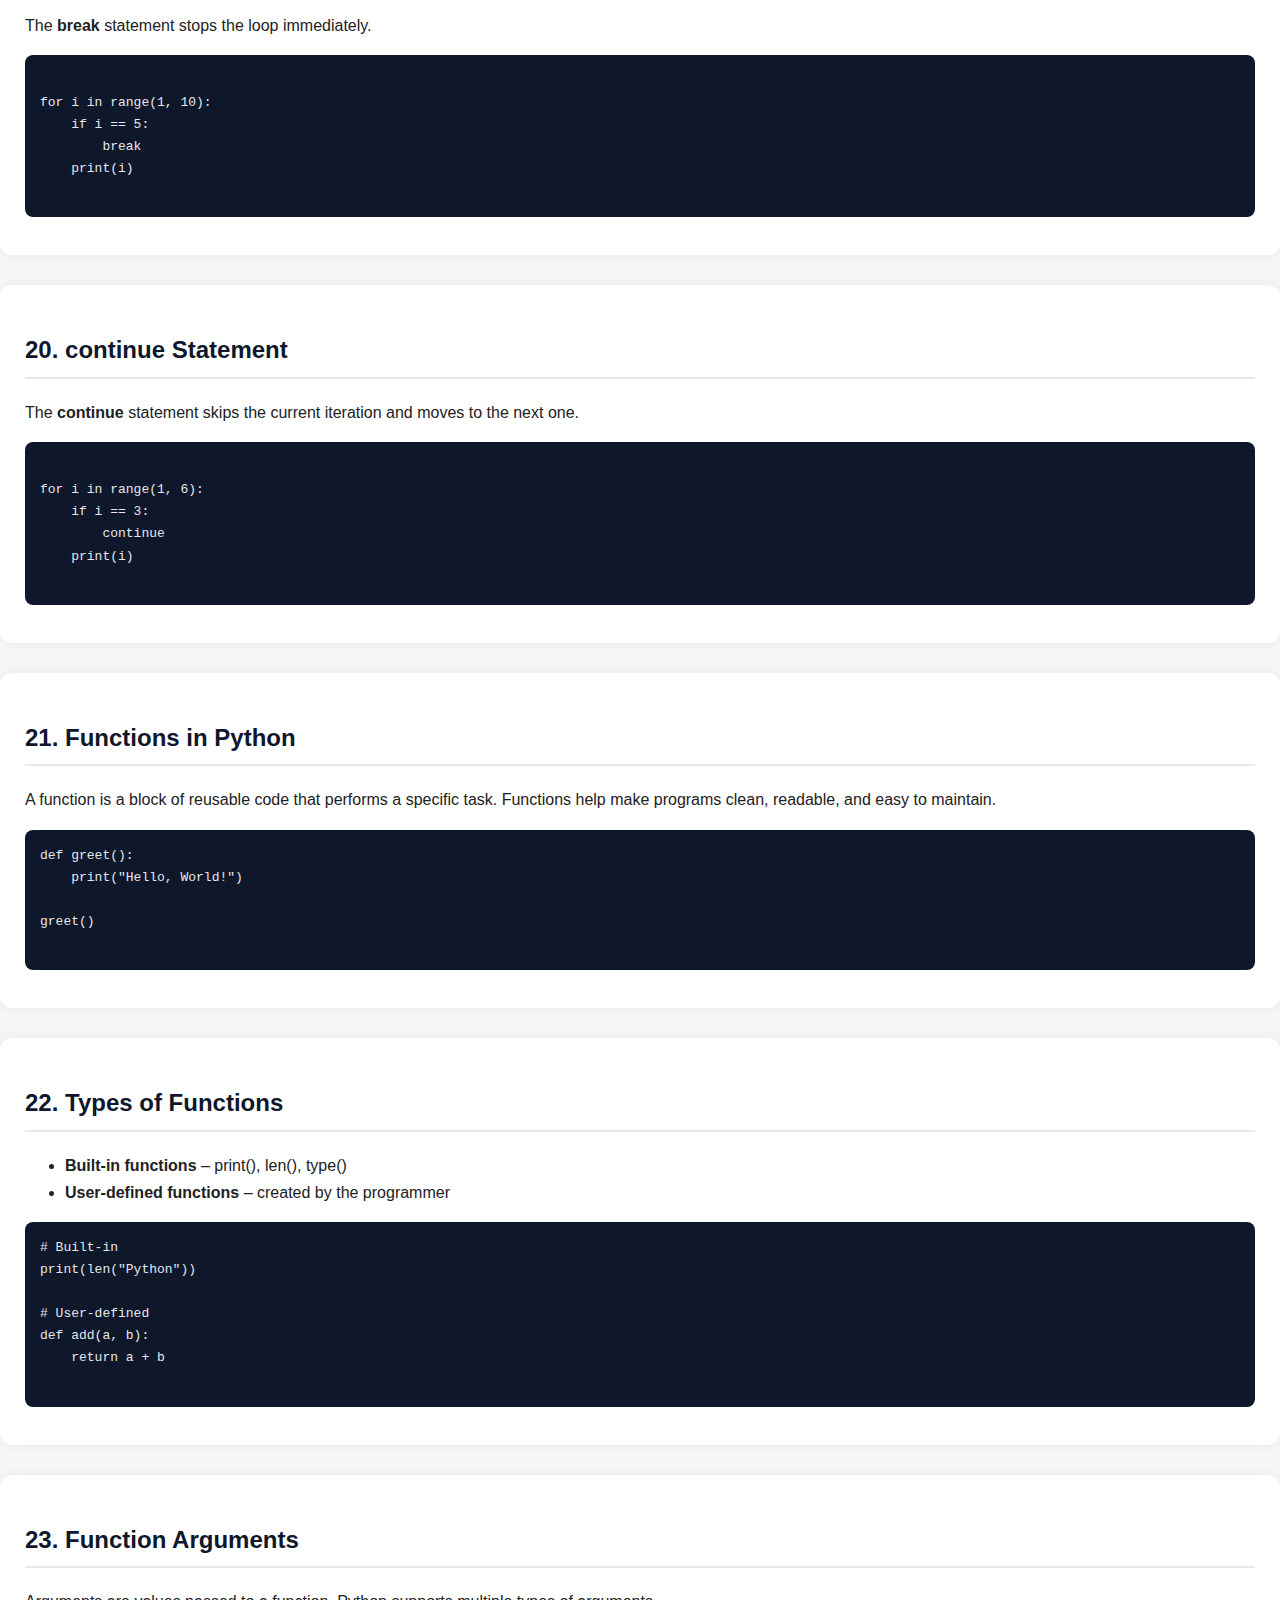
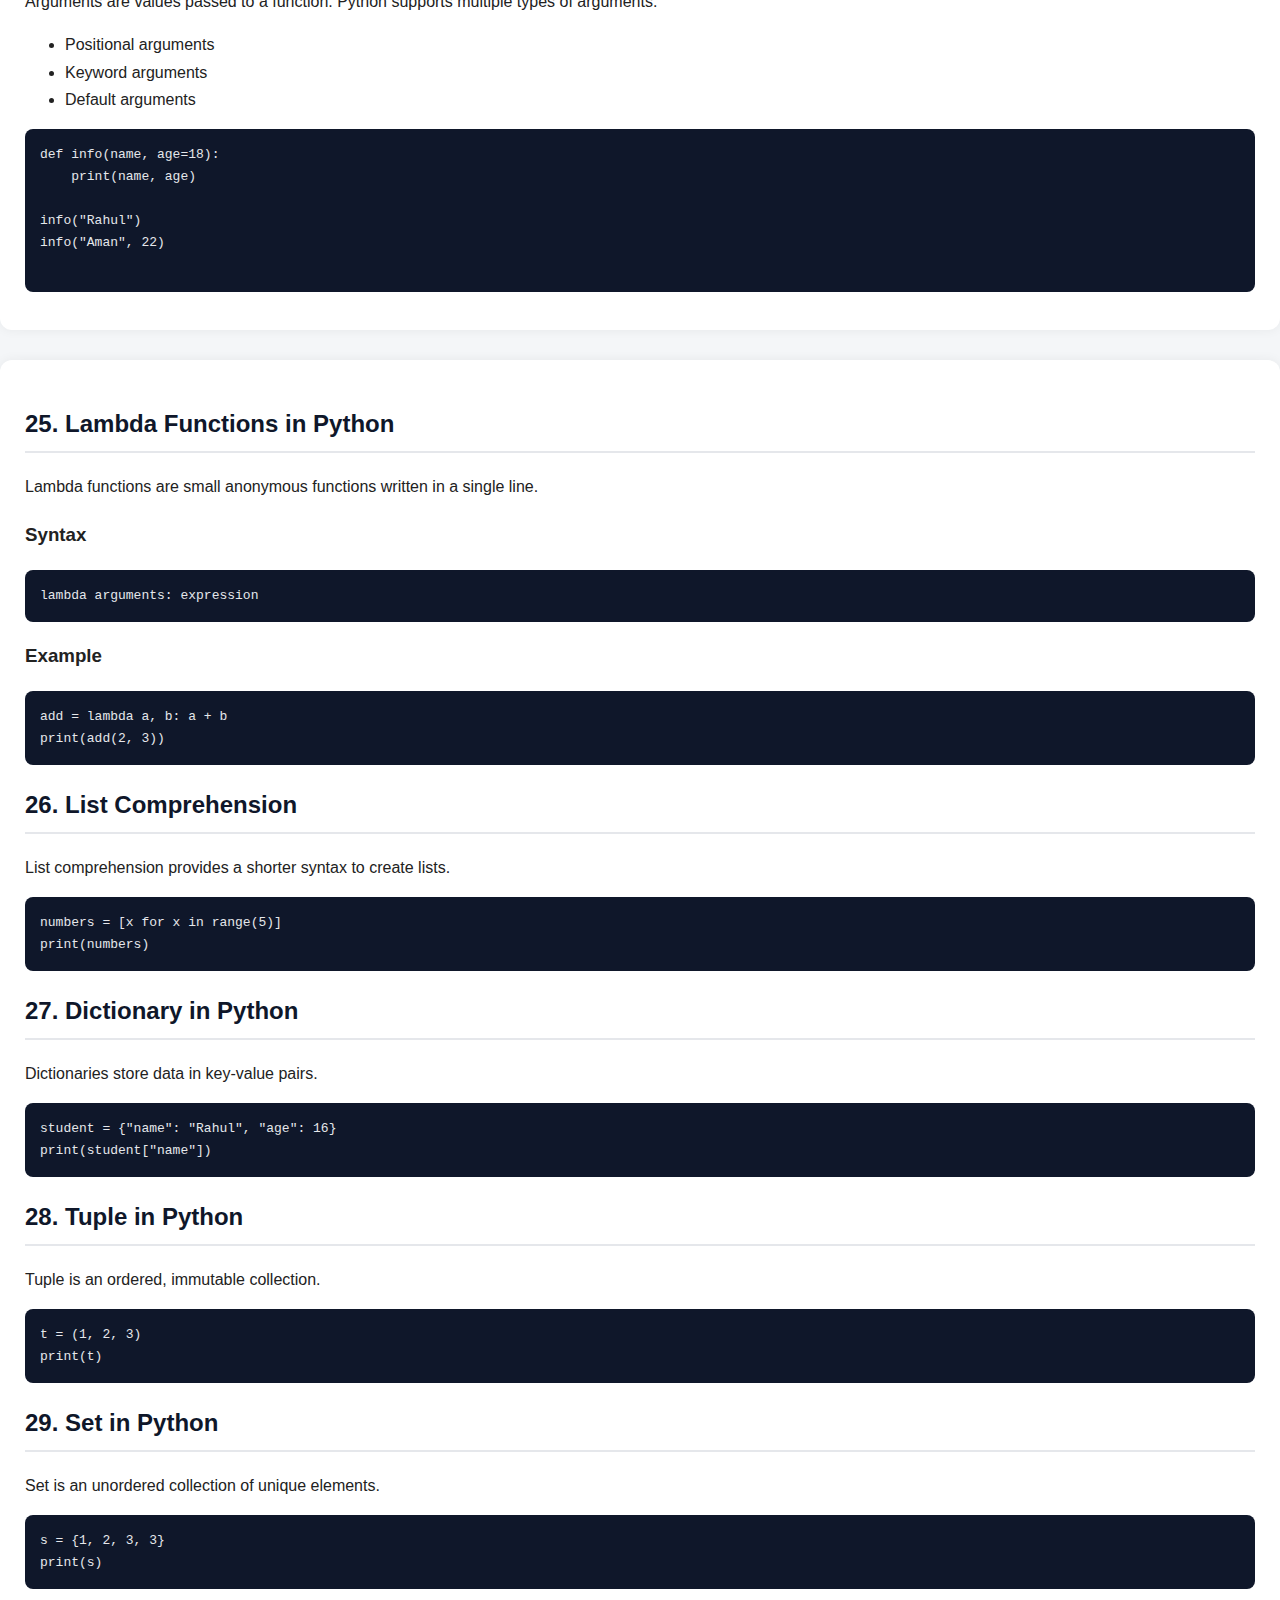
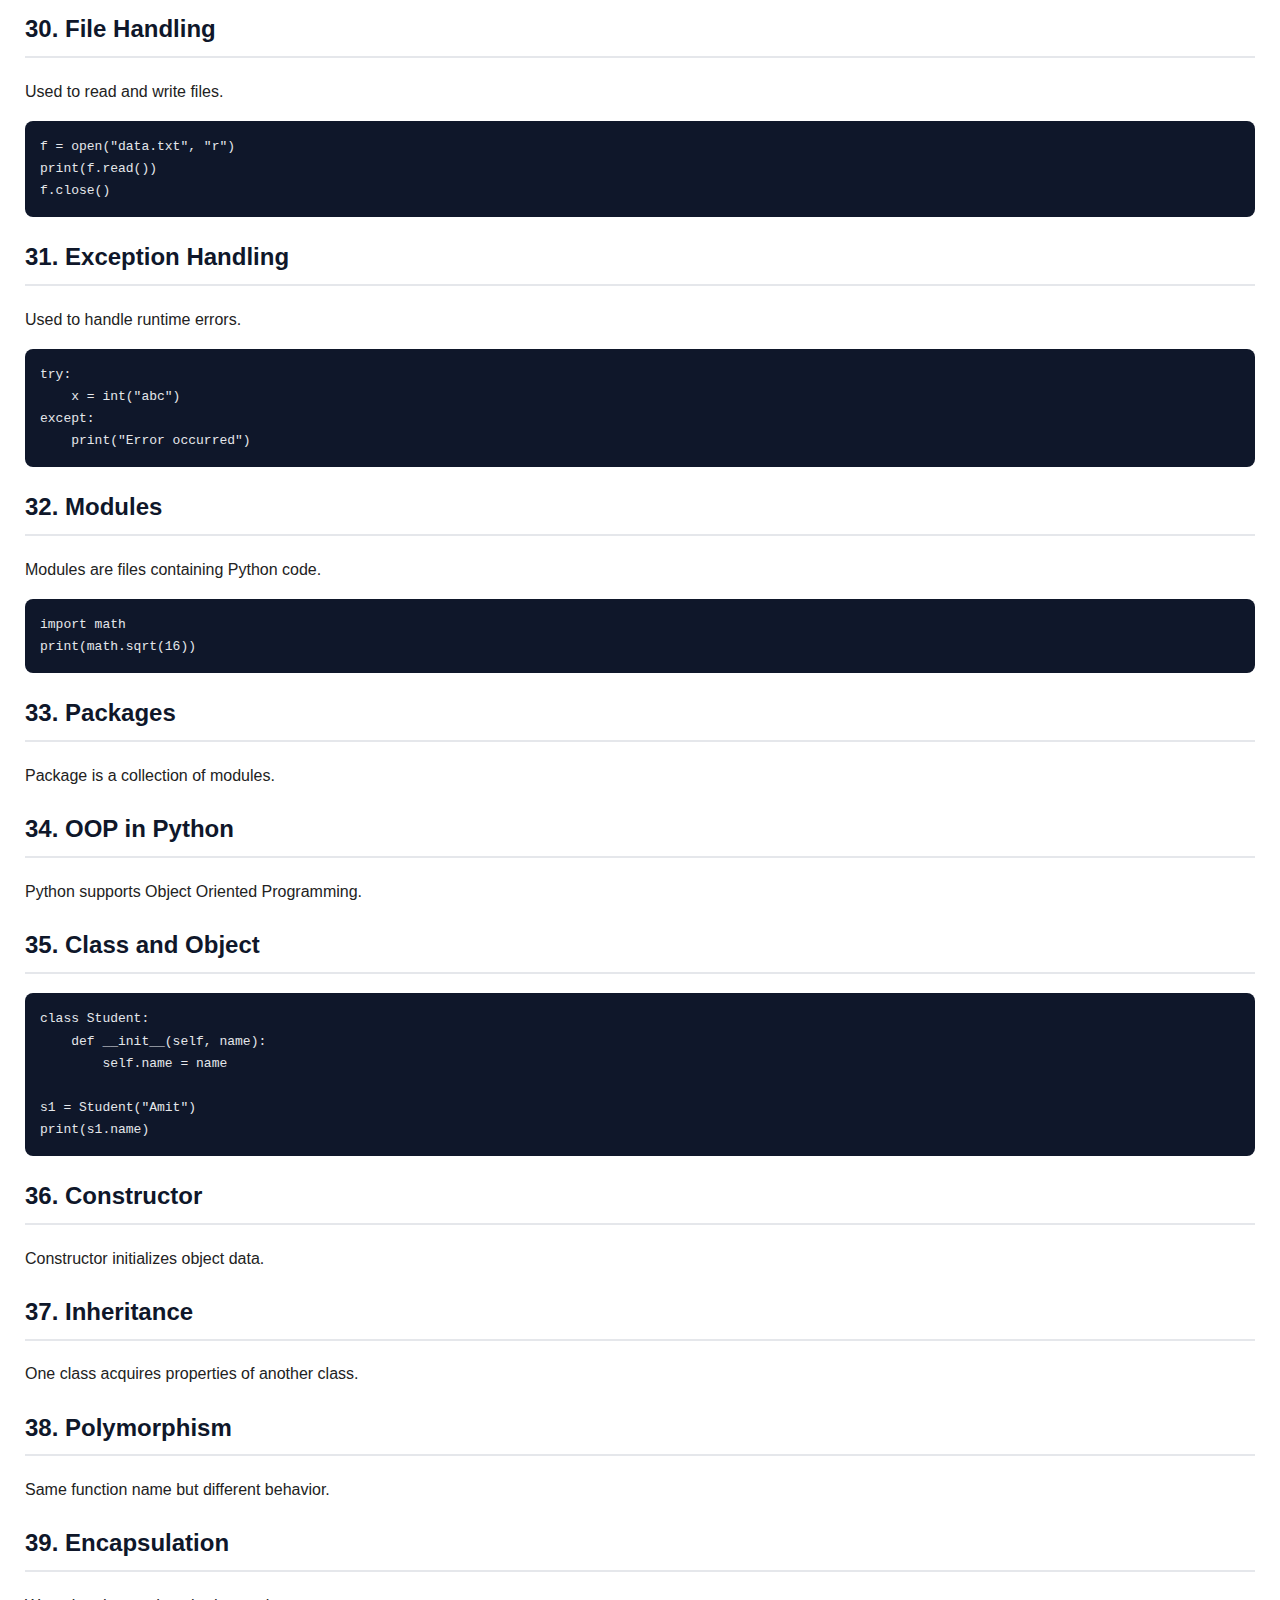
<file: python.html>
<!DOCTYPE html>
<html lang="en">
<head>
  <meta charset="UTF-8">
  <title>Python Notes | Beginner to Advanced</title>
  <meta name="viewport" content="width=device-width, initial-scale=1.0">

  <style>
    body{
      margin:0;
      font-family: "Segoe UI", sans-serif;
      background:#f4f6f8;
      color:#222;
      line-height:1.7;
    }

    header{
      position:sticky;
      top:0;
      background:#0f172a;
      color:white;
      padding:18px;
      text-align:center;
      z-index:1000;
    }

    header h1{
      margin:0;
      font-size:26px;
    }

    .download-btn{
      margin-top:10px;
      padding:10px 18px;
      background:#22c55e;
      color:black;
      border:none;
      border-radius:6px;
      font-weight:600;
      cursor:pointer;
    }

    .container{
      max-width:900px;
      margin:auto;
      padding:20px;
    }

    .toc{
      background:white;
      padding:20px;
      border-radius:10px;
      box-shadow:0 0 10px rgba(0,0,0,0.05);
      margin-bottom:25px;
    }

    .toc h2{
      margin-top:0;
    }

    .toc a{
      display:block;
      color:#2563eb;
      text-decoration:none;
      margin:6px 0;
      font-weight:500;
    }

    section{
      background:white;
      padding:25px;
      border-radius:12px;
      box-shadow:0 0 12px rgba(0,0,0,0.06);
      margin-bottom:30px;
    }

    section h2{
      color:#0f172a;
      border-bottom:2px solid #e5e7eb;
      padding-bottom:6px;
    }

    pre{
      background:#0f172a;
      color:#e5e7eb;
      padding:15px;
      border-radius:8px;
      overflow-x:auto;
    }

    footer{
      text-align:center;
      padding:20px;
      color:#666;
    }
  </style>
</head>

<body>

<header>
  <h1>Python Notes – Beginner to Advanced</h1>
  <button class="download-btn" onclick="window.print()">⬇ Download / Save PDF</button>
</header>

<div class="container">

  <div class="toc">
    <h2>📌 Table of Contents</h2>
    <a href="#intro">1. Introduction to Python</a>
    <a href="#install">2. Installation</a>
    <a href="#syntax">3. Python Syntax</a>
    <a href="#variables">4. Variables</a>
    <a href="#datatypes">5. Data Types</a>
    <a href="#conditions">6. Conditional Statements</a>
    <a href="#loops">7. Loops</a>
    <a href="#functions">8. Functions</a>
    <a href="#lists">9. Lists</a>
    <a href="#tuples">10. Tuples</a>
    <a href="#dict">11. Dictionary</a>
    <a href="#oops">12. OOPs</a>
  </div>

  <section id="intro">
    <h2>1. Introduction to Python</h2>
    <p>Python is a high-level, interpreted, and easy-to-learn programming language. It is widely used in web development, data science, AI, automation, and software development.</p>
  </section>

  <section id="install">
    <h2>2. Installation</h2>
    <p>Download Python from official website: <b>python.org</b></p>
    <p>Check installation:</p>
    <pre>python --version</pre>
  </section>

  <section id="syntax">
    <h2>3. Python Syntax</h2>
    <pre>
print("Hello, World!")
    </pre>
  </section>

  <section id="variables">
    <h2>4. Variables</h2>
    <pre>
x = 10
name = "Python"
    </pre>
  </section>

  <section id="datatypes">
    <h2>5. Data Types</h2>
    <pre>
int, float, string, list, tuple, dictionary
    </pre>
  </section>

  <section id="conditions">
    <h2>6. Conditional Statements</h2>
    <pre>
if x > 0:
    print("Positive")
else:
    print("Negative")
    </pre>
  </section>

  <section id="loops">
    <h2>7. Loops</h2>
    <pre>
for i in range(5):
    print(i)
    </pre>
  </section>

  <section id="functions">
    <h2>8. Functions</h2>
    <pre>
def add(a, b):
    return a + b
    </pre>
  </section>

  <section id="lists">
    <h2>9. Lists</h2>
    <pre>
numbers = [1, 2, 3, 4]
    </pre>
  </section>

  <section id="tuples">
    <h2>10. Tuples</h2>
    <pre>
data = (10, 20)
    </pre>
  </section>

  <section id="dict">
    <h2>11. Dictionary</h2>
    <pre>
student = {
  "name": "Ram",
  "age": 18
}
    </pre>
  </section>

  <section id="oops">
    <h2>12. OOPs (Classes & Objects)</h2>
    <pre>
class Car:
  def __init__(self, name):
    self.name = name

c = Car("BMW")
    </pre>
  </section>

</div>

<footer>
  © Python Notes | Made with ❤️
</footer>

</body>
</html>
<!-- ================= PYTHON BASICS START ================= -->

<section class="note-section">
  <h2>1. What is Python?</h2>
  <p>
    Python is a high-level, interpreted, and general-purpose programming language.
    It is simple to learn and powerful to use. Python is widely used in
    web development, data science, artificial intelligence, automation, and more.
  </p>
</section>

<section class="note-section">
  <h2>2. Features of Python</h2>
  <ul>
    <li>Easy to learn and use</li>
    <li>Interpreted language</li>
    <li>Free and open-source</li>
    <li>Large standard library</li>
    <li>Platform independent</li>
  </ul>
</section>

<section class="note-section">
  <h2>3. Installation & First Program</h2>
  <p>After installing Python, you can write your first program:</p>
  <pre><code>
print("Hello, World!")
  </code></pre>
  <p>
    The <b>print()</b> function is used to display output on the screen.
  </p>
</section>

<section class="note-section">
  <h2>4. Comments in Python</h2>
  <p>
    Comments are used to explain code and make it more readable.
    Python ignores comments while executing the program.
  </p>
  <pre><code>
# This is a single-line comment

"""
This is a
multi-line comment
"""
  </code></pre>
</section>

<section class="note-section">
  <h2>5. Input & Output</h2>
  <p>
    Python uses <b>input()</b> to take input from the user
    and <b>print()</b> to show output.
  </p>
  <pre><code>
name = input("Enter your name: ")
print("Hello", name)
  </code></pre>
</section>

<!-- ================= PYTHON BASICS END ================= --> 
<!-- ================= PYTHON VARIABLES & DATA TYPES START ================= -->

<section class="note-section">
  <h2>6. Variables in Python</h2>
  <p>
    Variables are used to store data values.
    In Python, you don’t need to declare the type of a variable.
  </p>
  <pre><code>
x = 10
name = "Python"
price = 99.99
  </code></pre>
</section>

<section class="note-section">
  <h2>7. Data Types in Python</h2>
  <p>Python supports different types of data:</p>
  <ul>
    <li>int – Integer numbers</li>
    <li>float – Decimal numbers</li>
    <li>str – Text or string</li>
    <li>bool – True or False</li>
  </ul>
  <pre><code>
a = 10        # int
b = 3.5       # float
c = "Hello"   # string
d = True      # boolean
  </code></pre>
</section>

<section class="note-section">
  <h2>8. Type Casting</h2>
  <p>
    Type casting is used to convert one data type into another.
  </p>
  <pre><code>
x = int(10.5)
y = float(5)
z = str(100)
  </code></pre>
</section>

<section class="note-section">
  <h2>9. Operators in Python</h2>
  <p>Operators are used to perform operations on variables.</p>
  <ul>
    <li>Arithmetic Operators (+, -, *, /)</li>
    <li>Comparison Operators (==, !=, &gt;, &lt;)</li>
    <li>Logical Operators (and, or, not)</li>
  </ul>
  <pre><code>
a = 10
b = 5
print(a + b)
print(a > b)
  </code></pre>
</section>

<section class="note-section">
  <h2>10. type() Function</h2>
  <p>
    The <b>type()</b> function is used to check the data type of a variable.
  </p>
  <pre><code>
x = 10
print(type(x))

name = "Python"
print(type(name))
  </code></pre>
</section>

<!-- ================= PYTHON VARIABLES & DATA TYPES END ================= -->
<!-- ================= PYTHON CONDITIONAL STATEMENTS START ================= -->

<section class="note-section">
  <h2>11. if Statement</h2>
  <p>
    The <b>if</b> statement is used to execute code only when a condition is true.
  </p>
  <pre><code>
age = 18
if age >= 18:
    print("You are eligible to vote")
  </code></pre>
</section>

<section class="note-section">
  <h2>12. if-else Statement</h2>
  <p>
    The <b>if-else</b> statement executes one block of code if the condition is true,
    otherwise another block is executed.
  </p>
  <pre><code>
age = 16
if age >= 18:
    print("You can vote")
else:
    print("You are not eligible")
  </code></pre>
</section>

<section class="note-section">
  <h2>13. if-elif-else Statement</h2>
  <p>
    The <b>elif</b> statement is used to check multiple conditions.
  </p>
  <pre><code>
marks = 85
if marks >= 90:
    print("Grade A")
elif marks >= 75:
    print("Grade B")
else:
    print("Grade C")
  </code></pre>
</section>

<section class="note-section">
  <h2>14. Nested if</h2>
  <p>
    A nested if means an <b>if statement inside another if statement</b>.
  </p>
  <pre><code>
age = 20
if age >= 18:
    if age < 60:
        print("Adult")
    else:
        print("Senior Citizen")
  </code></pre>
</section>

<section class="note-section">
  <h2>15. Short-hand if</h2>
  <p>
    Python allows writing <b>if</b> in a single line for simple conditions.
  </p>
  <pre><code>
a = 10
b = 5
if a > b: print("a is greater")
  </code></pre>
</section>

<!-- ================= PYTHON CONDITIONAL STATEMENTS END ================= -->
<!-- ================= PYTHON LOOPS START ================= -->

<section class="note-section">
  <h2>16. for Loop</h2>
  <p>
    The <b>for loop</b> is used to iterate over a sequence like list, string or range.
  </p>
  <pre><code>
for i in range(1, 6):
    print(i)
  </code></pre>
</section>

<section class="note-section">
  <h2>17. while Loop</h2>
  <p>
    The <b>while loop</b> runs as long as the given condition is true.
  </p>
  <pre><code>
count = 1
while count <= 5:
    print(count)
    count += 1
  </code></pre>
</section>

<section class="note-section">
  <h2>18. range() Function</h2>
  <p>
    The <b>range()</b> function generates a sequence of numbers.
  </p>
  <pre><code>
for i in range(2, 10, 2):
    print(i)
  </code></pre>
</section>

<section class="note-section">
  <h2>19. break Statement</h2>
  <p>
    The <b>break</b> statement stops the loop immediately.
  </p>
  <pre><code>
for i in range(1, 10):
    if i == 5:
        break
    print(i)
  </code></pre>
</section>

<section class="note-section">
  <h2>20. continue Statement</h2>
  <p>
    The <b>continue</b> statement skips the current iteration and moves to the next one.
  </p>
  <pre><code>
for i in range(1, 6):
    if i == 3:
        continue
    print(i)
  </code></pre>
</section>

<!-- ================= PYTHON LOOPS END ================= -->
<!-- ================== PYTHON NOTES : FUNCTIONS ================== -->

<section class="notes-section">
  <h2>21. Functions in Python</h2>
  <p>
    A function is a block of reusable code that performs a specific task.
    Functions help make programs clean, readable, and easy to maintain.
  </p>
  <pre>
def greet():
    print("Hello, World!")

greet()
  </pre>
</section>

<section class="notes-section">
  <h2>22. Types of Functions</h2>
  <ul>
    <li><b>Built-in functions</b> – print(), len(), type()</li>
    <li><b>User-defined functions</b> – created by the programmer</li>
  </ul>
  <pre>
# Built-in
print(len("Python"))

# User-defined
def add(a, b):
    return a + b
  </pre>
</section>

<section class="notes-section">
  <h2>23. Function Arguments</h2>
  <p>
    Arguments are values passed to a function. Python supports multiple
    types of arguments.
  </p>
  <ul>
    <li>Positional arguments</li>
    <li>Keyword arguments</li>
    <li>Default arguments</li>
  </ul>
  <pre>
def info(name, age=18):
    print(name, age)

info("Rahul")
info("Aman", 22)
  </pre>
</section>

<section class="notes-section">
 <!-- ================= NOTES 25 to 40 ================= -->

<div class="note">
  <h2>25. Lambda Functions in Python</h2>
  <p>Lambda functions are small anonymous functions written in a single line.</p>

  <h3>Syntax</h3>
  <pre><code>lambda arguments: expression</code></pre>

  <h3>Example</h3>
  <pre><code>add = lambda a, b: a + b
print(add(2, 3))</code></pre>
</div>

<div class="note">
  <h2>26. List Comprehension</h2>
  <p>List comprehension provides a shorter syntax to create lists.</p>

  <pre><code>numbers = [x for x in range(5)]
print(numbers)</code></pre>
</div>

<div class="note">
  <h2>27. Dictionary in Python</h2>
  <p>Dictionaries store data in key-value pairs.</p>

  <pre><code>student = {"name": "Rahul", "age": 16}
print(student["name"])</code></pre>
</div>

<div class="note">
  <h2>28. Tuple in Python</h2>
  <p>Tuple is an ordered, immutable collection.</p>

  <pre><code>t = (1, 2, 3)
print(t)</code></pre>
</div>

<div class="note">
  <h2>29. Set in Python</h2>
  <p>Set is an unordered collection of unique elements.</p>

  <pre><code>s = {1, 2, 3, 3}
print(s)</code></pre>
</div>

<div class="note">
  <h2>30. File Handling</h2>
  <p>Used to read and write files.</p>

  <pre><code>f = open("data.txt", "r")
print(f.read())
f.close()</code></pre>
</div>

<div class="note">
  <h2>31. Exception Handling</h2>
  <p>Used to handle runtime errors.</p>

  <pre><code>try:
    x = int("abc")
except:
    print("Error occurred")</code></pre>
</div>

<div class="note">
  <h2>32. Modules</h2>
  <p>Modules are files containing Python code.</p>

  <pre><code>import math
print(math.sqrt(16))</code></pre>
</div>

<div class="note">
  <h2>33. Packages</h2>
  <p>Package is a collection of modules.</p>
</div>

<div class="note">
  <h2>34. OOP in Python</h2>
  <p>Python supports Object Oriented Programming.</p>
</div>

<div class="note">
  <h2>35. Class and Object</h2>
  <pre><code>class Student:
    def __init__(self, name):
        self.name = name

s1 = Student("Amit")
print(s1.name)</code></pre>
</div>

<div class="note">
  <h2>36. Constructor</h2>
  <p>Constructor initializes object data.</p>
</div>

<div class="note">
  <h2>37. Inheritance</h2>
  <p>One class acquires properties of another class.</p>
</div>

<div class="note">
  <h2>38. Polymorphism</h2>
  <p>Same function name but different behavior.</p>
</div>

<div class="note">
  <h2>39. Encapsulation</h2>
  <p>Wrapping data and methods together.</p>
</div>

<div class="note">
  <h2>40. Python Advantages</h2>
  <ul>
    <li>Easy to learn</li>
    <li>Interpreted language</li>
    <li>Large community support</li>
  </ul>
</div>

<!-- ================= END ================= -->
<div class="note">
  <h3>Loops in Python</h3>
  <p>
    Python me loop ka use repeated kaam ke liye hota hai.<br>
    for loop aur while loop hote hain.
  </p>
    </div>
</file>
